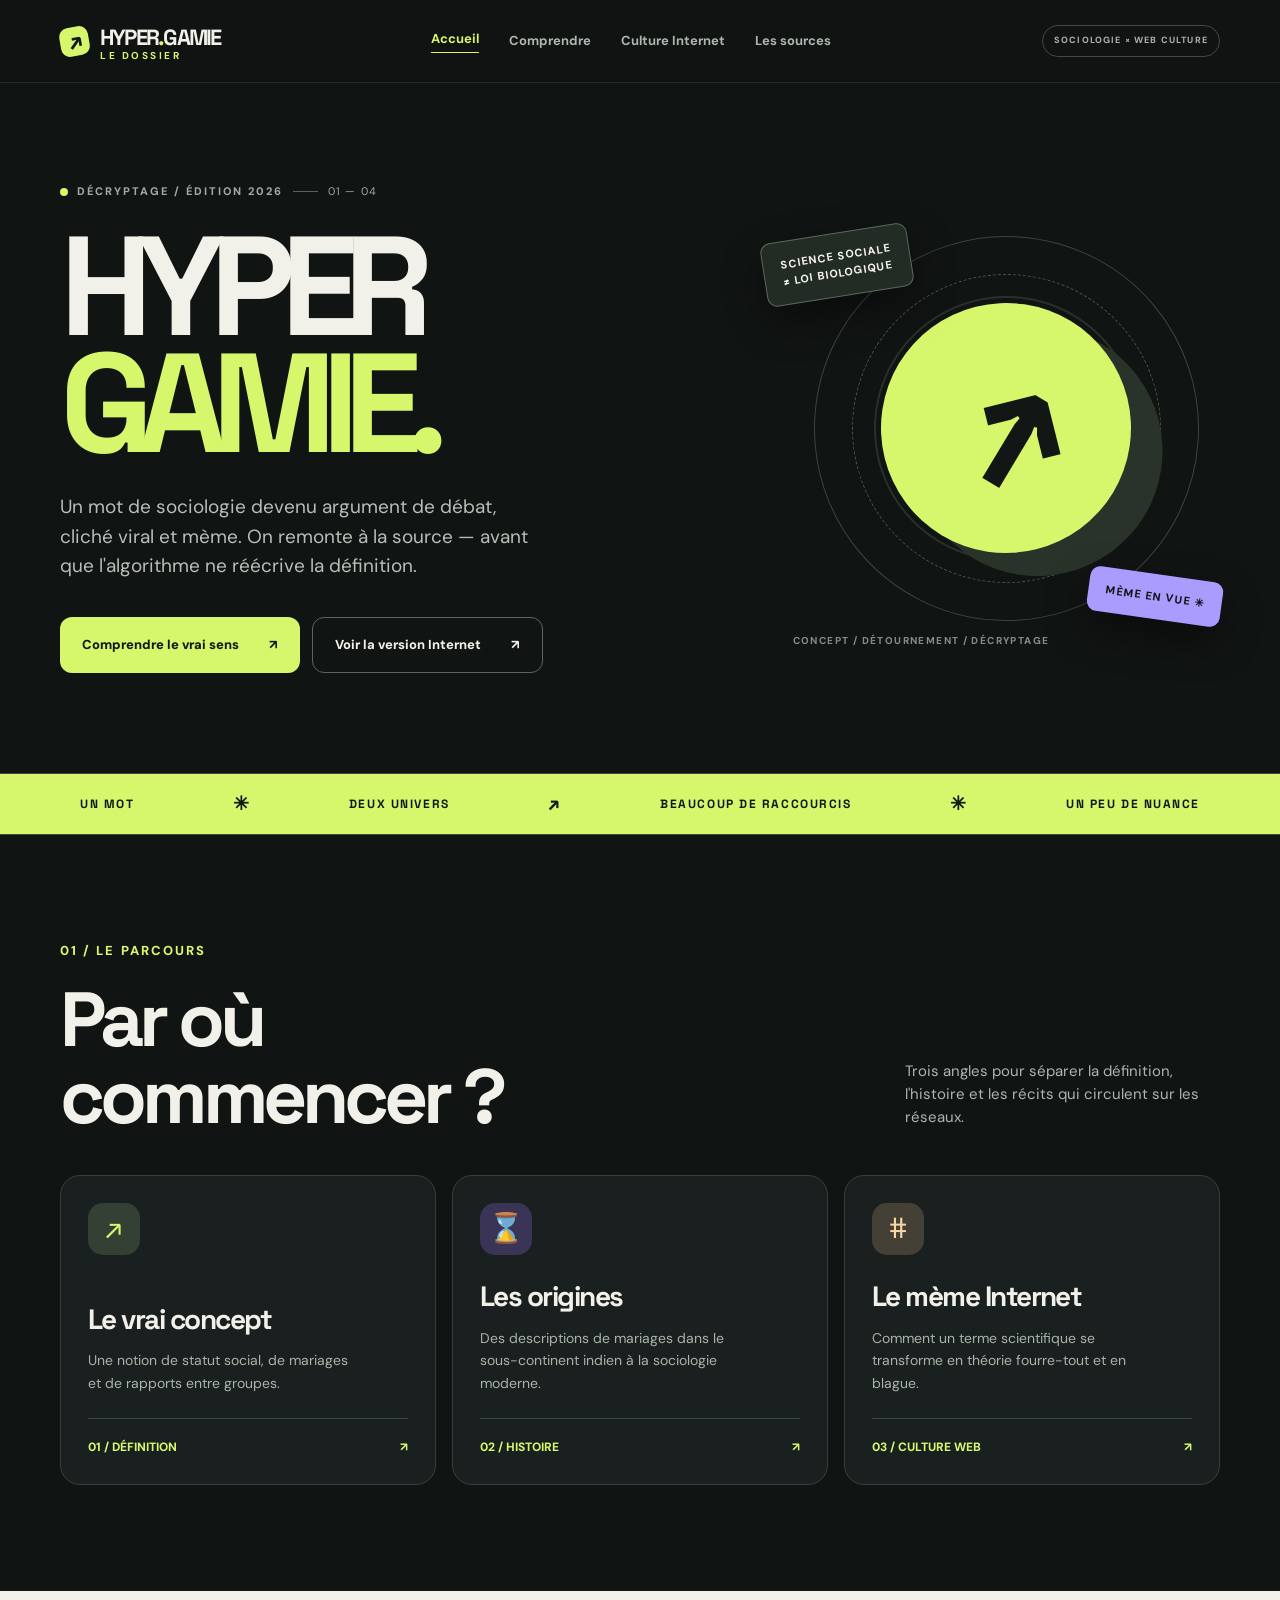
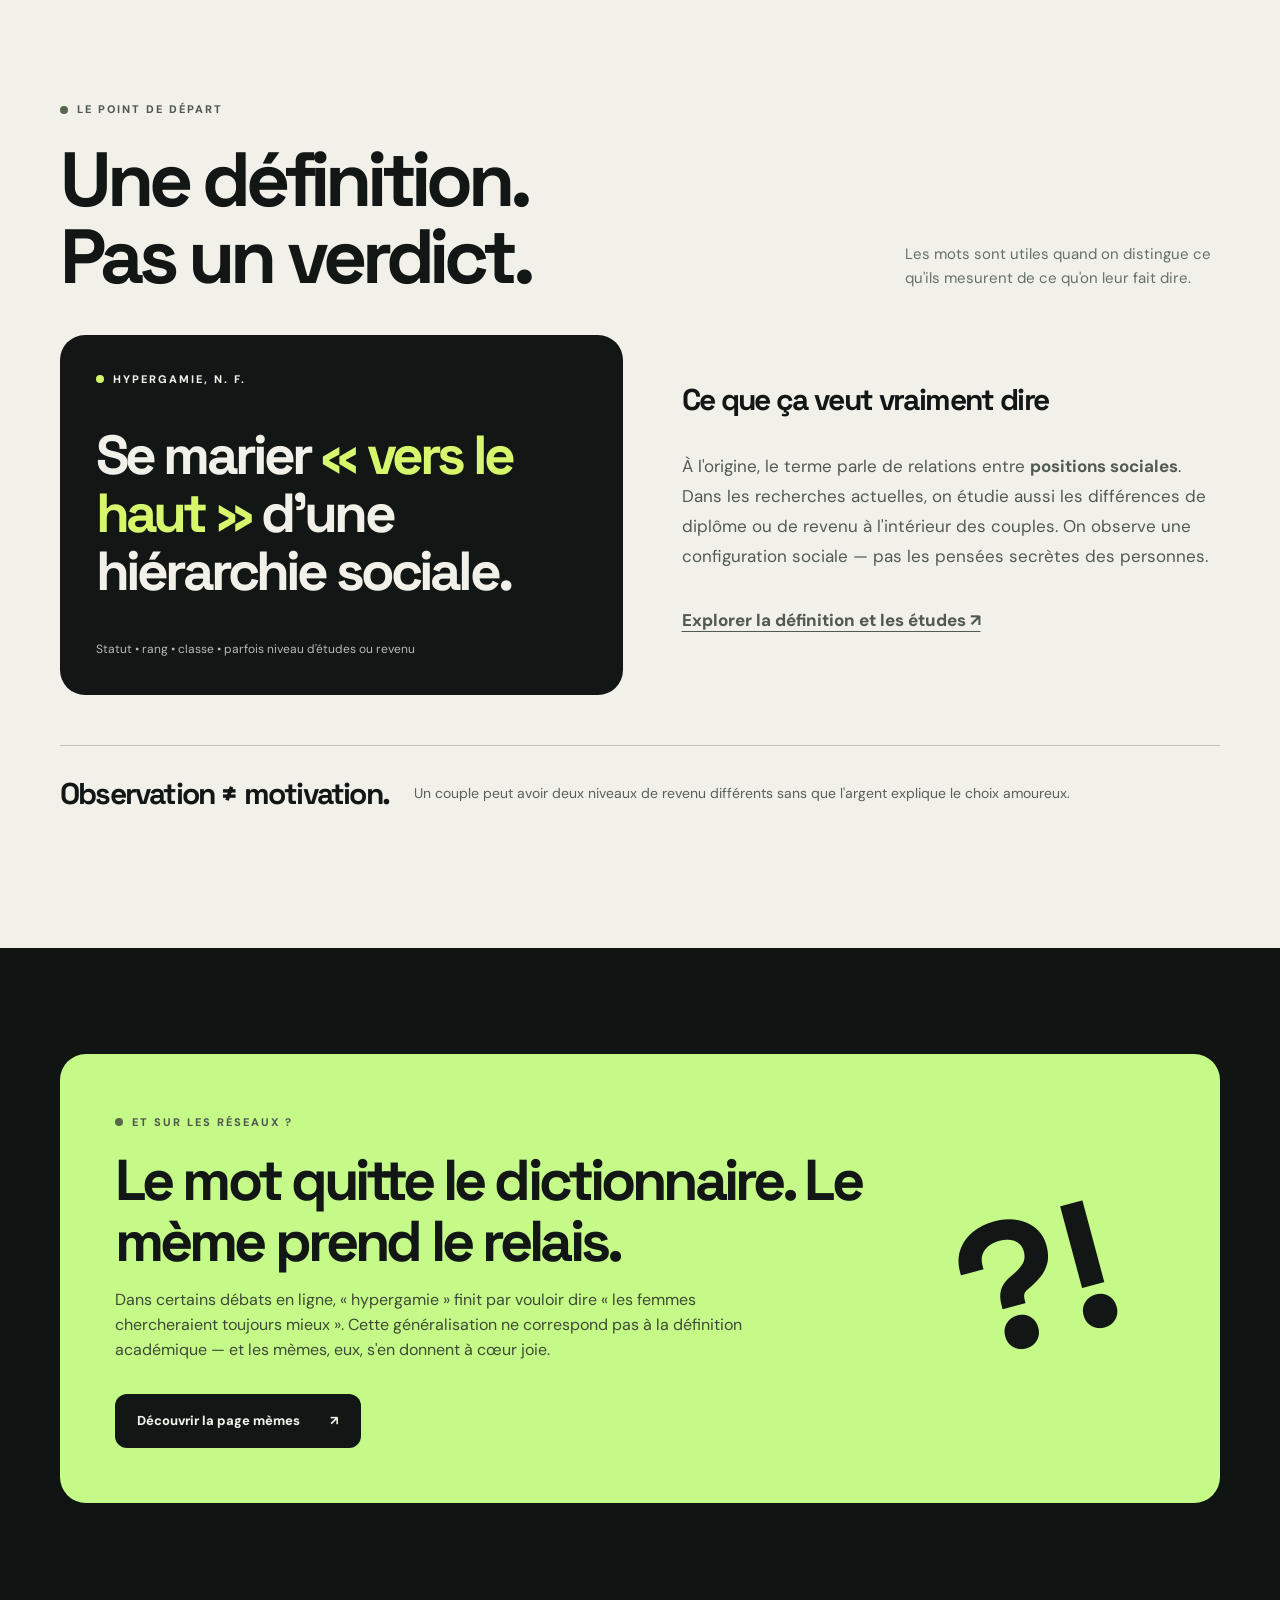
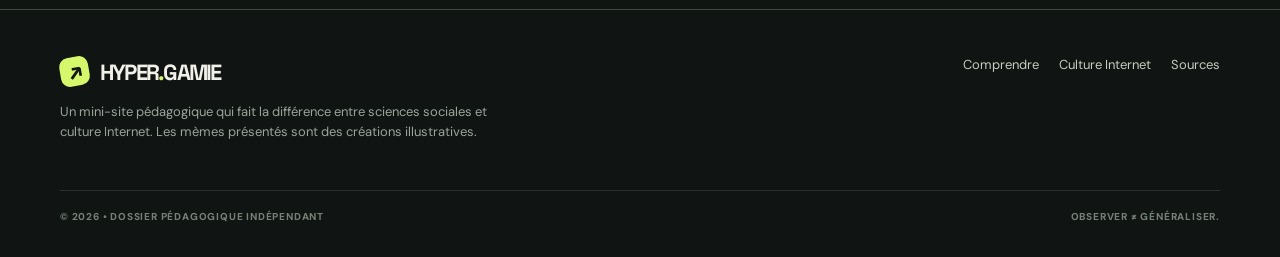
<file: index.html>
<!doctype html>
<html lang="fr"><head><meta charset="utf-8"><meta name="viewport" content="width=device-width,initial-scale=1"><meta name="theme-color" content="#101413"><meta name="description" content="Hypergamie : comprendre le concept sociologique, ses origines et son détournement en mème sur Internet."><title>Hypergamie — Du concept au mème</title><link rel="stylesheet" href="styles.css"><script src="script.js" defer></script></head>
<body><div class="progress" aria-hidden="true"></div><header class="site-header"><div class="container header-inner"><a class="brand" href="index.html" aria-label="Hypergamie, accueil"><span class="brand-icon">↗</span><span>HYPER<span style="color:var(--lime)">.</span>GAMIE<small>LE DOSSIER</small></span></a><nav class="nav" aria-label="Navigation principale"><a href="index.html" class="active" aria-current="page">Accueil</a><a href="comprendre.html">Comprendre</a><a href="culture-web.html">Culture Internet</a><a href="sources.html">Les sources</a></nav><span class="header-meta">SOCIOLOGIE × WEB CULTURE</span><button class="mobile-toggle" type="button" aria-expanded="false" aria-label="Ouvrir le menu">Menu ☰</button></div></header>
<main><section class="hero"><div class="container hero-grid"><div><div class="hero-kicker"><span class="tag">Décryptage / Édition 2026</span><span class="dot"></span><span style="font-size:11px;letter-spacing:.12em">01 — 04</span></div><h1>HYPER<br><span class="accent">GAMIE.</span></h1><p class="hero-summary">Un mot de sociologie devenu argument de débat, cliché viral et mème. On remonte à la source — avant que l'algorithme ne réécrive la définition.</p><div class="button-row"><a href="comprendre.html" class="btn btn-primary">Comprendre le vrai sens <span aria-hidden="true">↗</span></a><a href="culture-web.html" class="btn btn-outline">Voir la version Internet <span aria-hidden="true">↗</span></a></div></div><div class="hero-figure" aria-hidden="true"><div class="orbit"></div><div class="hero-center">↗</div><div class="mini-label one">SCIENCE SOCIALE<br>≠ LOI BIOLOGIQUE</div><div class="mini-label two">MÈME EN VUE ✳</div><span class="hero-index">CONCEPT / DÉTOURNEMENT / DÉCRYPTAGE</span></div></div></section>
<div class="strip"><div class="strip-inner"><span>UN MOT</span><b>✳</b><span>DEUX UNIVERS</span><b>↗</b><span>BEAUCOUP DE RACCOURCIS</span><b>✳</b><span>UN PEU DE NUANCE</span></div></div>
<section class="section" id="sommaire"><div class="container"><div class="section-head"><div><div class="chapter-number">01 / LE PARCOURS</div><h2>Par où<br>commencer ?</h2></div><p>Trois angles pour séparer la définition, l'histoire et les récits qui circulent sur les réseaux.</p></div><div class="intro-cards"><a class="intro-card" href="comprendre.html#definition"><div class="icon-bubble">↗</div><div><h3>Le vrai concept</h3><p>Une notion de statut social, de mariages et de rapports entre groupes.</p><div class="card-foot"><span>01 / DÉFINITION</span><span>↗</span></div></div></a><a class="intro-card" href="comprendre.html#origines"><div class="icon-bubble">⌛</div><div><h3>Les origines</h3><p>Des descriptions de mariages dans le sous-continent indien à la sociologie moderne.</p><div class="card-foot"><span>02 / HISTOIRE</span><span>↗</span></div></div></a><a class="intro-card" href="culture-web.html"><div class="icon-bubble">#</div><div><h3>Le mème Internet</h3><p>Comment un terme scientifique se transforme en théorie fourre-tout et en blague.</p><div class="card-foot"><span>03 / CULTURE WEB</span><span>↗</span></div></div></a></div></div></section>
<section class="section light-section"><div class="container"><div class="section-head"><div><div class="tag dark">Le point de départ</div><h2>Une définition.<br>Pas un verdict.</h2></div><p>Les mots sont utiles quand on distingue ce qu'ils mesurent de ce qu'on leur fait dire.</p></div><div class="explain-grid"><div class="definition-panel"><div class="tag">Hypergamie, n. f.</div><div class="oversize">Se marier <em>« vers le haut »</em> d'une hiérarchie sociale.</div><div class="micro">Statut • rang • classe • parfois niveau d'études ou revenu</div></div><div class="plain-panel"><h3>Ce que ça veut vraiment dire</h3><p>À l'origine, le terme parle de relations entre <strong>positions sociales</strong>. Dans les recherches actuelles, on étudie aussi les différences de diplôme ou de revenu à l'intérieur des couples. On observe une configuration sociale — pas les pensées secrètes des personnes.</p><p><a class="link-text" href="comprendre.html">Explorer la définition et les études ↗</a></p></div></div><div class="quote-band"><strong>Observation ≠ motivation.</strong><span>Un couple peut avoir deux niveaux de revenu différents sans que l'argent explique le choix amoureux.</span></div></div></section>
<section class="section"><div class="container"><div class="signal"><div><div class="tag dark">Et sur les réseaux ?</div><h2>Le mot quitte le dictionnaire. Le mème prend le relais.</h2><p>Dans certains débats en ligne, « hypergamie » finit par vouloir dire « les femmes chercheraient toujours mieux ». Cette généralisation ne correspond pas à la définition académique — et les mèmes, eux, s'en donnent à cœur joie.</p><a href="culture-web.html" class="btn btn-ink" style="margin-top:15px">Découvrir la page mèmes <span aria-hidden="true">↗</span></a></div><div class="gigantic" aria-hidden="true">?!</div></div></div></section></main>
<footer class="footer"><div class="container"><div class="footer-top"><div><a class="brand" href="index.html"><span class="brand-icon">↗</span><span>HYPER<span style="color:var(--lime)">.</span>GAMIE</span></a><p>Un mini-site pédagogique qui fait la différence entre sciences sociales et culture Internet. Les mèmes présentés sont des créations illustratives.</p></div><div class="footer-links"><a href="comprendre.html">Comprendre</a><a href="culture-web.html">Culture Internet</a><a href="sources.html">Sources</a></div></div><div class="footer-bottom"><span>© 2026 • Dossier pédagogique indépendant</span><span>Observer ≠ généraliser.</span></div></div></footer>
</body></html>
</file>
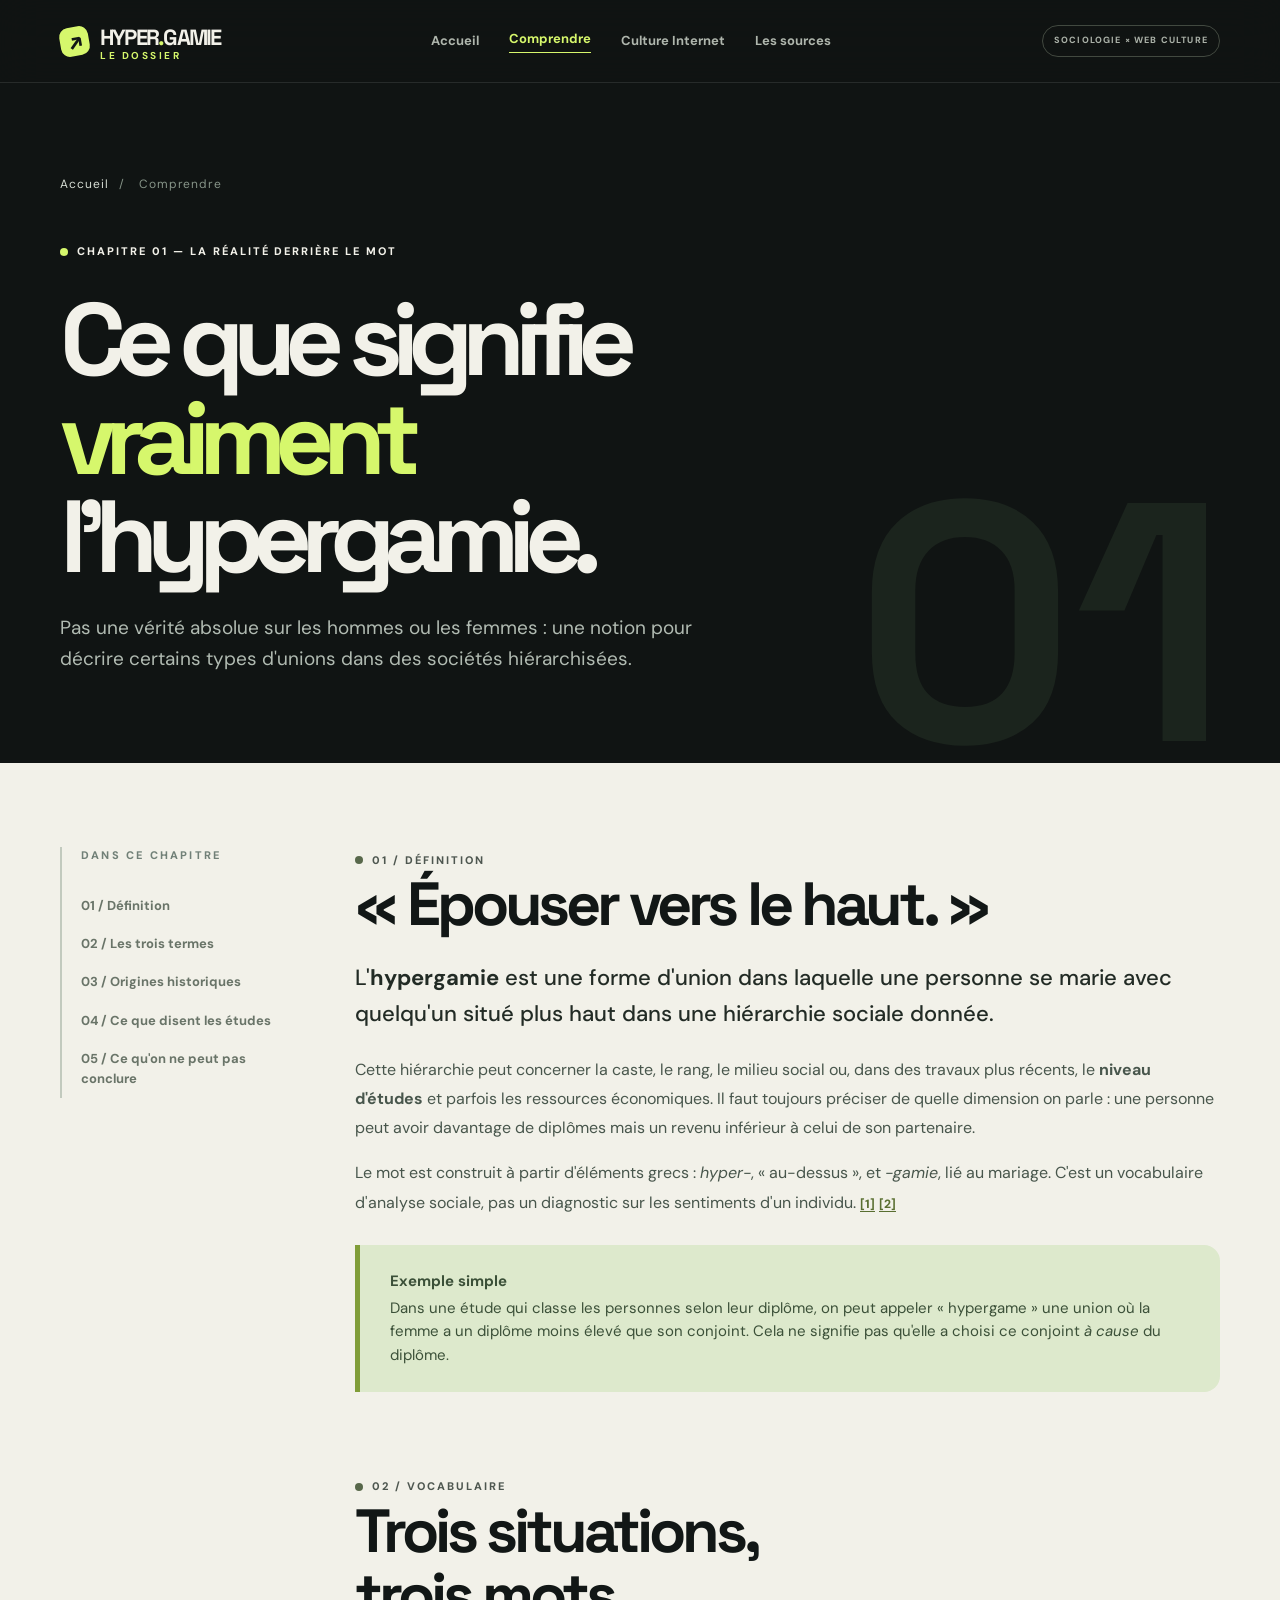
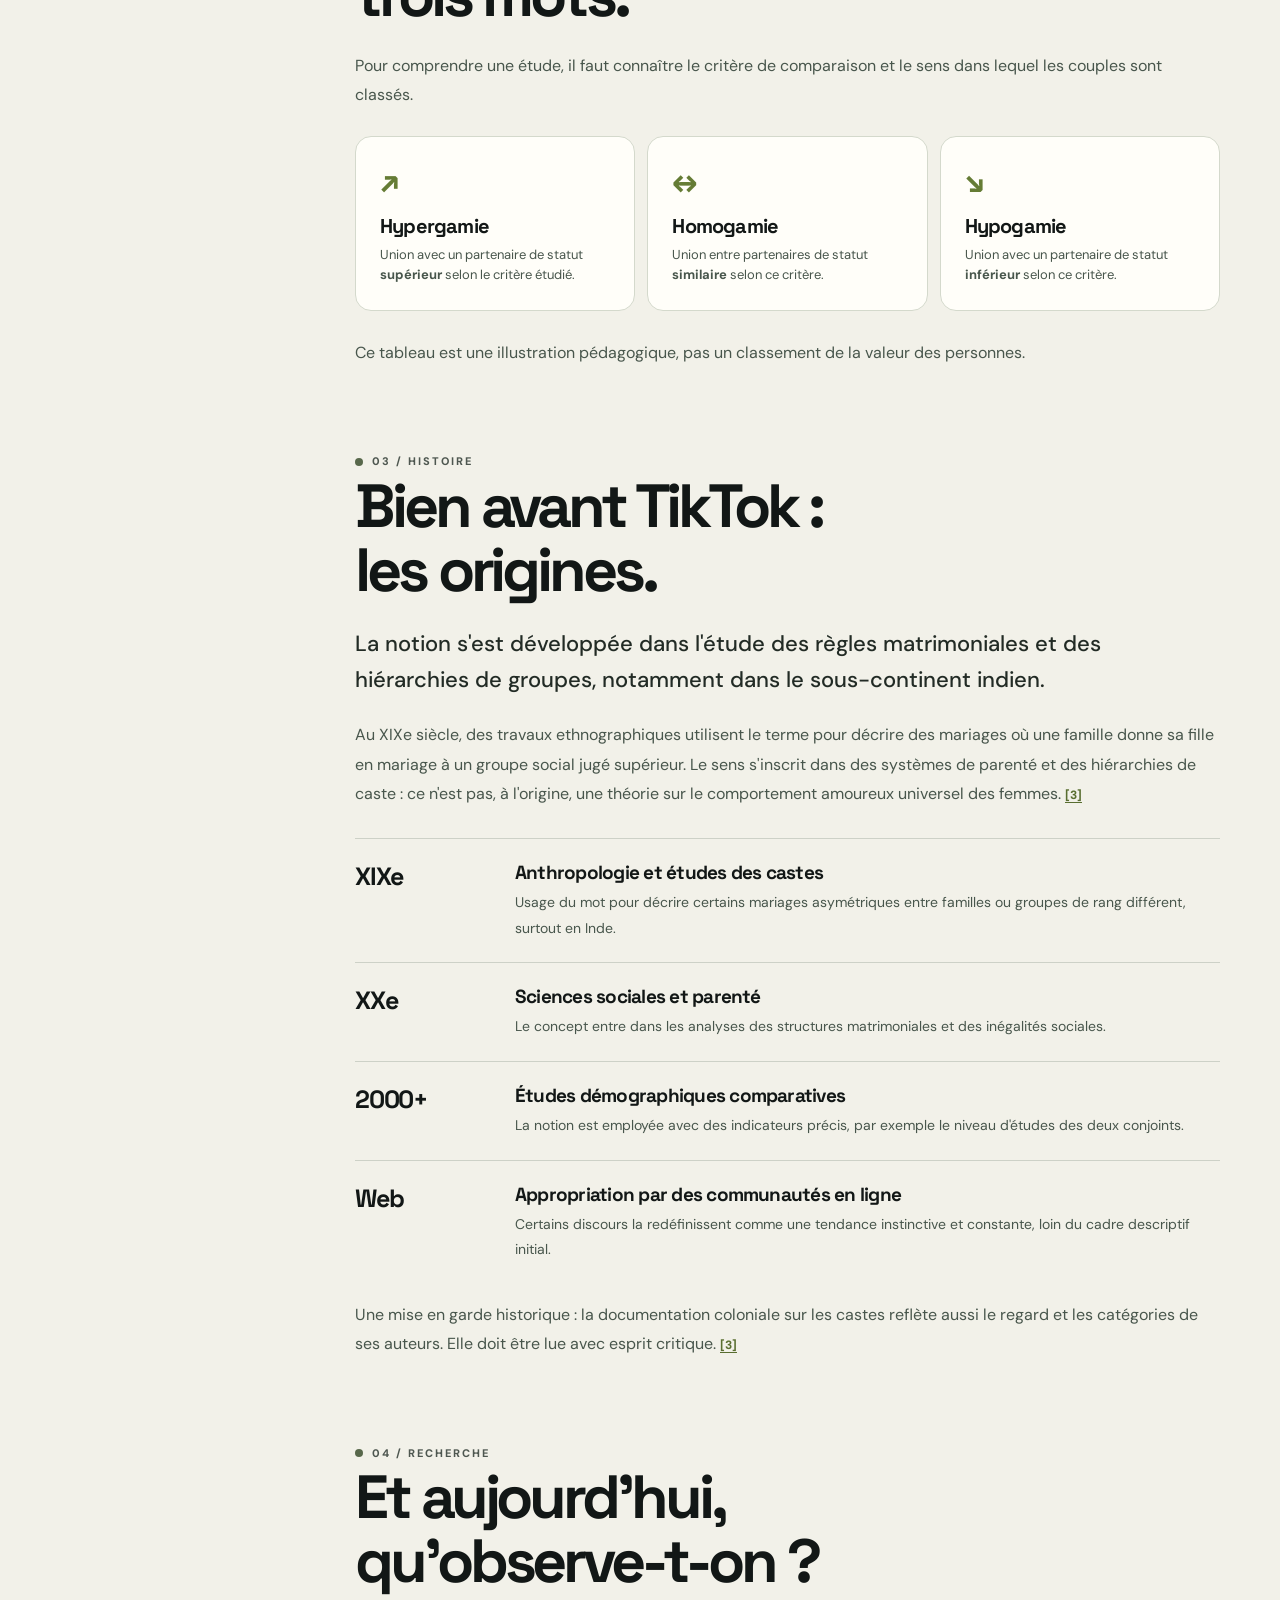
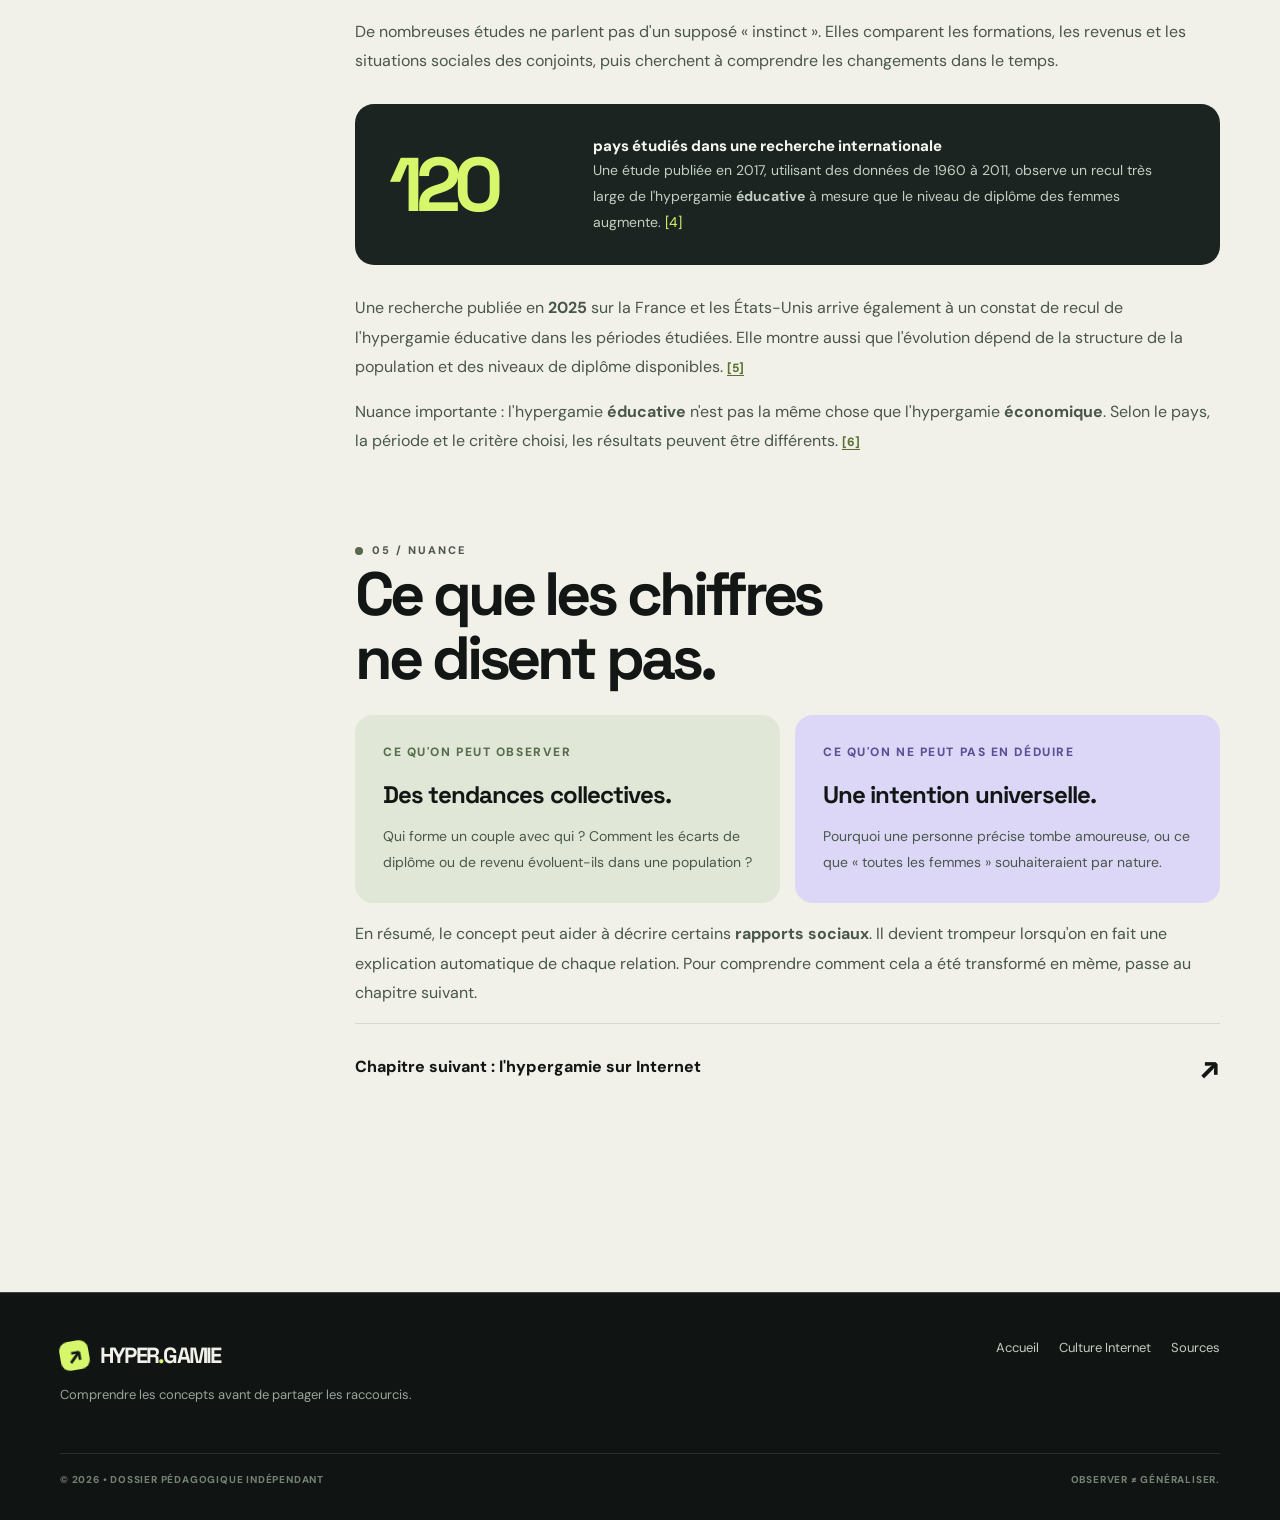
<file: comprendre.html>
<!doctype html><html lang="fr"><head><meta charset="utf-8"><meta name="viewport" content="width=device-width,initial-scale=1"><meta name="theme-color" content="#101413"><meta name="description" content="La vraie définition de l'hypergamie, son histoire, ses origines en anthropologie et ce que montrent les études."><title>Comprendre l'hypergamie — Définition & origines</title><link rel="stylesheet" href="styles.css"><script defer src="script.js"></script></head><body><div class="progress" aria-hidden="true"></div><header class="site-header"><div class="container header-inner"><a class="brand" href="index.html" aria-label="Hypergamie, accueil"><span class="brand-icon">↗</span><span>HYPER<span style="color:var(--lime)">.</span>GAMIE<small>LE DOSSIER</small></span></a><nav class="nav" aria-label="Navigation principale"><a href="index.html">Accueil</a><a class="active" aria-current="page" href="comprendre.html">Comprendre</a><a href="culture-web.html">Culture Internet</a><a href="sources.html">Les sources</a></nav><span class="header-meta">SOCIOLOGIE × WEB CULTURE</span><button class="mobile-toggle" type="button" aria-expanded="false" aria-label="Ouvrir le menu">Menu ☰</button></div></header>
<main><div class="page-hero"><div class="container"><div class="breadcrumb"><a href="index.html">Accueil</a><span>/</span> Comprendre</div><div class="tag">Chapitre 01 — La réalité derrière le mot</div><h1>Ce que signifie<br><em>vraiment</em><br>l'hypergamie.</h1><p>Pas une vérité absolue sur les hommes ou les femmes : une notion pour décrire certains types d'unions dans des sociétés hiérarchisées.</p></div><div class="ghost-number" aria-hidden="true">01</div></div>
<div class="paper-body"><div class="container reading-layout"><aside class="sidebar" aria-label="Sommaire de la page"><div class="sidebar-inner"><div class="sidebar-title">DANS CE CHAPITRE</div><a href="#definition">01 / Définition</a><a href="#vocabulaire">02 / Les trois termes</a><a href="#origines">03 / Origines historiques</a><a href="#etudes">04 / Ce que disent les études</a><a href="#limites">05 / Ce qu'on ne peut pas conclure</a></div></aside><div class="article">
<section id="definition"><div class="tag dark">01 / Définition</div><h2>« Épouser vers le haut. »</h2><p class="lede">L'<strong>hypergamie</strong> est une forme d'union dans laquelle une personne se marie avec quelqu'un situé plus haut dans une hiérarchie sociale donnée.</p><p>Cette hiérarchie peut concerner la caste, le rang, le milieu social ou, dans des travaux plus récents, le <strong>niveau d'études</strong> et parfois les ressources économiques. Il faut toujours préciser de quelle dimension on parle : une personne peut avoir davantage de diplômes mais un revenu inférieur à celui de son partenaire.</p><p>Le mot est construit à partir d'éléments grecs : <em>hyper-</em>, « au-dessus », et <em>-gamie</em>, lié au mariage. C'est un vocabulaire d'analyse sociale, pas un diagnostic sur les sentiments d'un individu. <a class="reference" href="sources.html#s1">[1]</a> <a class="reference" href="sources.html#s2">[2]</a></p><div class="aside-note"><strong>Exemple simple</strong>Dans une étude qui classe les personnes selon leur diplôme, on peut appeler « hypergame » une union où la femme a un diplôme moins élevé que son conjoint. Cela ne signifie pas qu'elle a choisi ce conjoint <em>à cause</em> du diplôme.</div></section>
<section id="vocabulaire"><div class="tag dark">02 / Vocabulaire</div><h2>Trois situations,<br>trois mots.</h2><p>Pour comprendre une étude, il faut connaître le critère de comparaison et le sens dans lequel les couples sont classés.</p><div class="terminology"><div class="term"><div class="arrow">↗</div><h3>Hypergamie</h3><p>Union avec un partenaire de statut <strong>supérieur</strong> selon le critère étudié.</p></div><div class="term"><div class="arrow">↔</div><h3>Homogamie</h3><p>Union entre partenaires de statut <strong>similaire</strong> selon ce critère.</p></div><div class="term"><div class="arrow">↘</div><h3>Hypogamie</h3><p>Union avec un partenaire de statut <strong>inférieur</strong> selon ce critère.</p></div></div><p class="screen-note">Ce tableau est une illustration pédagogique, pas un classement de la valeur des personnes.</p></section>
<section id="origines"><div class="tag dark">03 / Histoire</div><h2>Bien avant TikTok :<br>les origines.</h2><p class="lede">La notion s'est développée dans l'étude des règles matrimoniales et des hiérarchies de groupes, notamment dans le sous-continent indien.</p><p>Au XIXe siècle, des travaux ethnographiques utilisent le terme pour décrire des mariages où une famille donne sa fille en mariage à un groupe social jugé supérieur. Le sens s'inscrit dans des systèmes de parenté et des hiérarchies de caste : ce n'est pas, à l'origine, une théorie sur le comportement amoureux universel des femmes. <a class="reference" href="sources.html#s3">[3]</a></p><div class="timeline"><div class="time-row"><div class="time">XIXe</div><div><h3>Anthropologie et études des castes</h3><p>Usage du mot pour décrire certains mariages asymétriques entre familles ou groupes de rang différent, surtout en Inde.</p></div></div><div class="time-row"><div class="time">XXe</div><div><h3>Sciences sociales et parenté</h3><p>Le concept entre dans les analyses des structures matrimoniales et des inégalités sociales.</p></div></div><div class="time-row"><div class="time">2000+</div><div><h3>Études démographiques comparatives</h3><p>La notion est employée avec des indicateurs précis, par exemple le niveau d'études des deux conjoints.</p></div></div><div class="time-row"><div class="time">Web</div><div><h3>Appropriation par des communautés en ligne</h3><p>Certains discours la redéfinissent comme une tendance instinctive et constante, loin du cadre descriptif initial.</p></div></div></div><p>Une mise en garde historique : la documentation coloniale sur les castes reflète aussi le regard et les catégories de ses auteurs. Elle doit être lue avec esprit critique. <a class="reference" href="sources.html#s3">[3]</a></p></section>
<section id="etudes"><div class="tag dark">04 / Recherche</div><h2>Et aujourd'hui,<br>qu'observe-t-on ?</h2><p>De nombreuses études ne parlent pas d'un supposé « instinct ». Elles comparent les formations, les revenus et les situations sociales des conjoints, puis cherchent à comprendre les changements dans le temps.</p><div class="statblock"><div class="number">120</div><div><span>pays étudiés dans une recherche internationale</span><p>Une étude publiée en 2017, utilisant des données de 1960 à 2011, observe un recul très large de l'hypergamie <strong>éducative</strong> à mesure que le niveau de diplôme des femmes augmente. <a style="color:var(--lime)" href="sources.html#s4">[4]</a></p></div></div><p>Une recherche publiée en <strong>2025</strong> sur la France et les États-Unis arrive également à un constat de recul de l'hypergamie éducative dans les périodes étudiées. Elle montre aussi que l'évolution dépend de la structure de la population et des niveaux de diplôme disponibles. <a class="reference" href="sources.html#s5">[5]</a></p><p>Nuance importante : l'hypergamie <strong>éducative</strong> n'est pas la même chose que l'hypergamie <strong>économique</strong>. Selon le pays, la période et le critère choisi, les résultats peuvent être différents. <a class="reference" href="sources.html#s6">[6]</a></p></section>
<section id="limites"><div class="tag dark">05 / Nuance</div><h2>Ce que les chiffres<br>ne disent pas.</h2><div class="compare"><div><div class="small-heading">Ce qu'on peut observer</div><h3>Des tendances collectives.</h3><p>Qui forme un couple avec qui ? Comment les écarts de diplôme ou de revenu évoluent-ils dans une population ?</p></div><div><div class="small-heading">Ce qu'on ne peut pas en déduire</div><h3>Une intention universelle.</h3><p>Pourquoi une personne précise tombe amoureuse, ou ce que « toutes les femmes » souhaiteraient par nature.</p></div></div><p>En résumé, le concept peut aider à décrire certains <strong>rapports sociaux</strong>. Il devient trompeur lorsqu'on en fait une explication automatique de chaque relation. Pour comprendre comment cela a été transformé en mème, passe au chapitre suivant.</p><a class="next-link" href="culture-web.html"><span>Chapitre suivant : l'hypergamie sur Internet</span><span>↗</span></a></section>
</div></div></div></main><footer class="footer"><div class="container"><div class="footer-top"><div><a class="brand" href="index.html"><span class="brand-icon">↗</span><span>HYPER<span style="color:var(--lime)">.</span>GAMIE</span></a><p>Comprendre les concepts avant de partager les raccourcis.</p></div><div class="footer-links"><a href="index.html">Accueil</a><a href="culture-web.html">Culture Internet</a><a href="sources.html">Sources</a></div></div><div class="footer-bottom"><span>© 2026 • Dossier pédagogique indépendant</span><span>Observer ≠ généraliser.</span></div></div></footer></body></html>
</file>
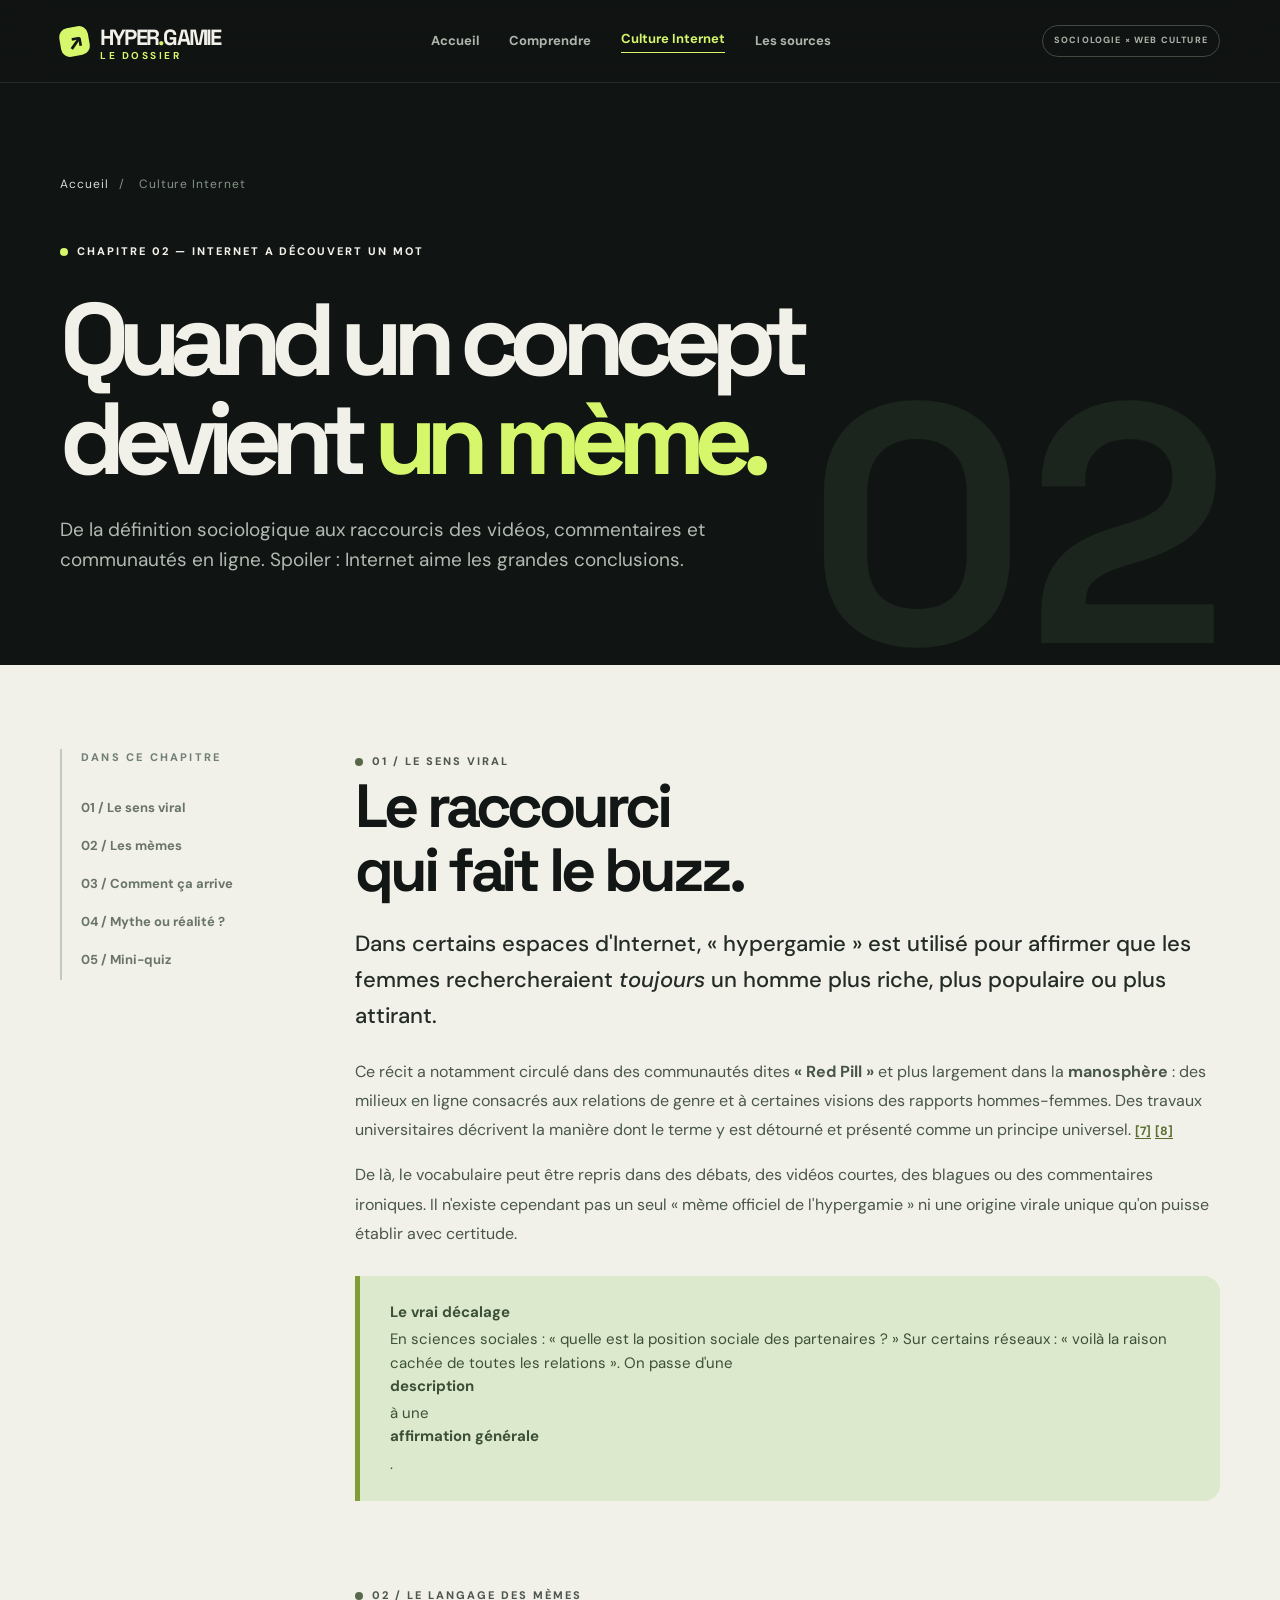
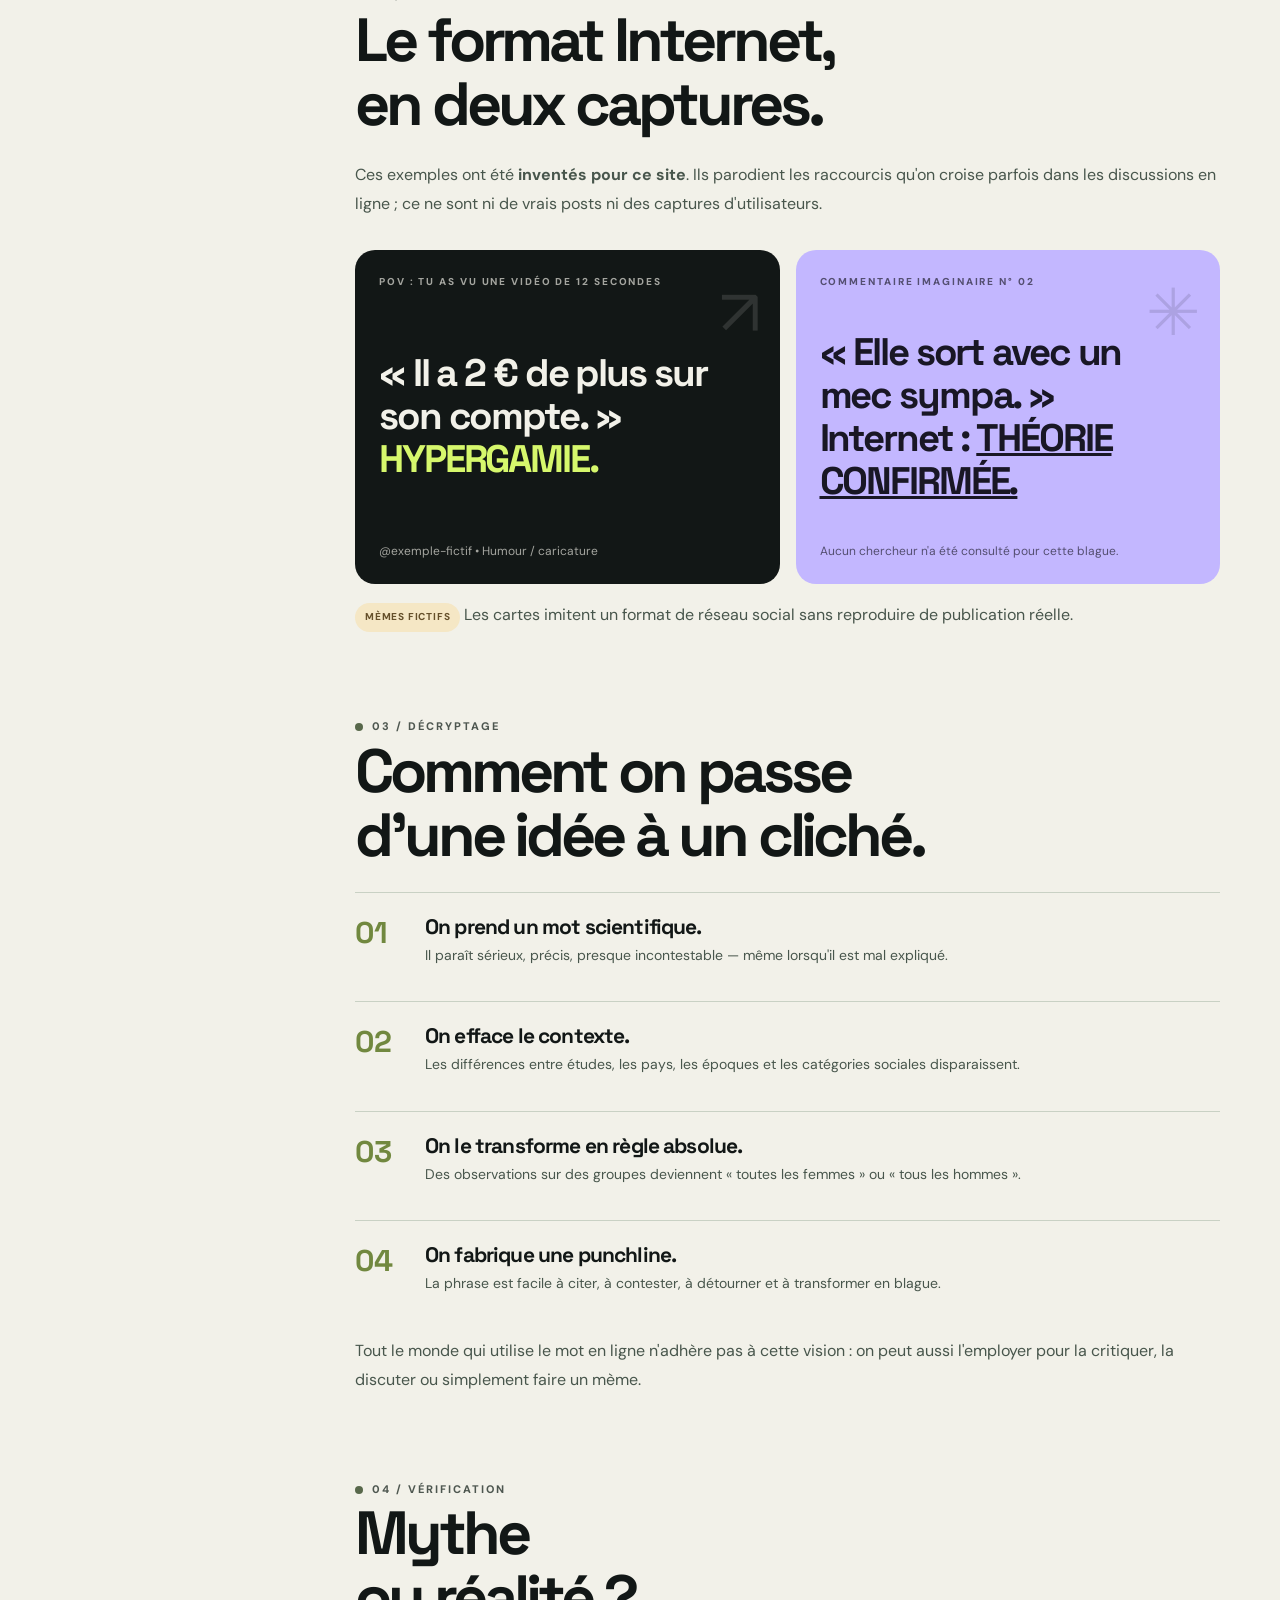
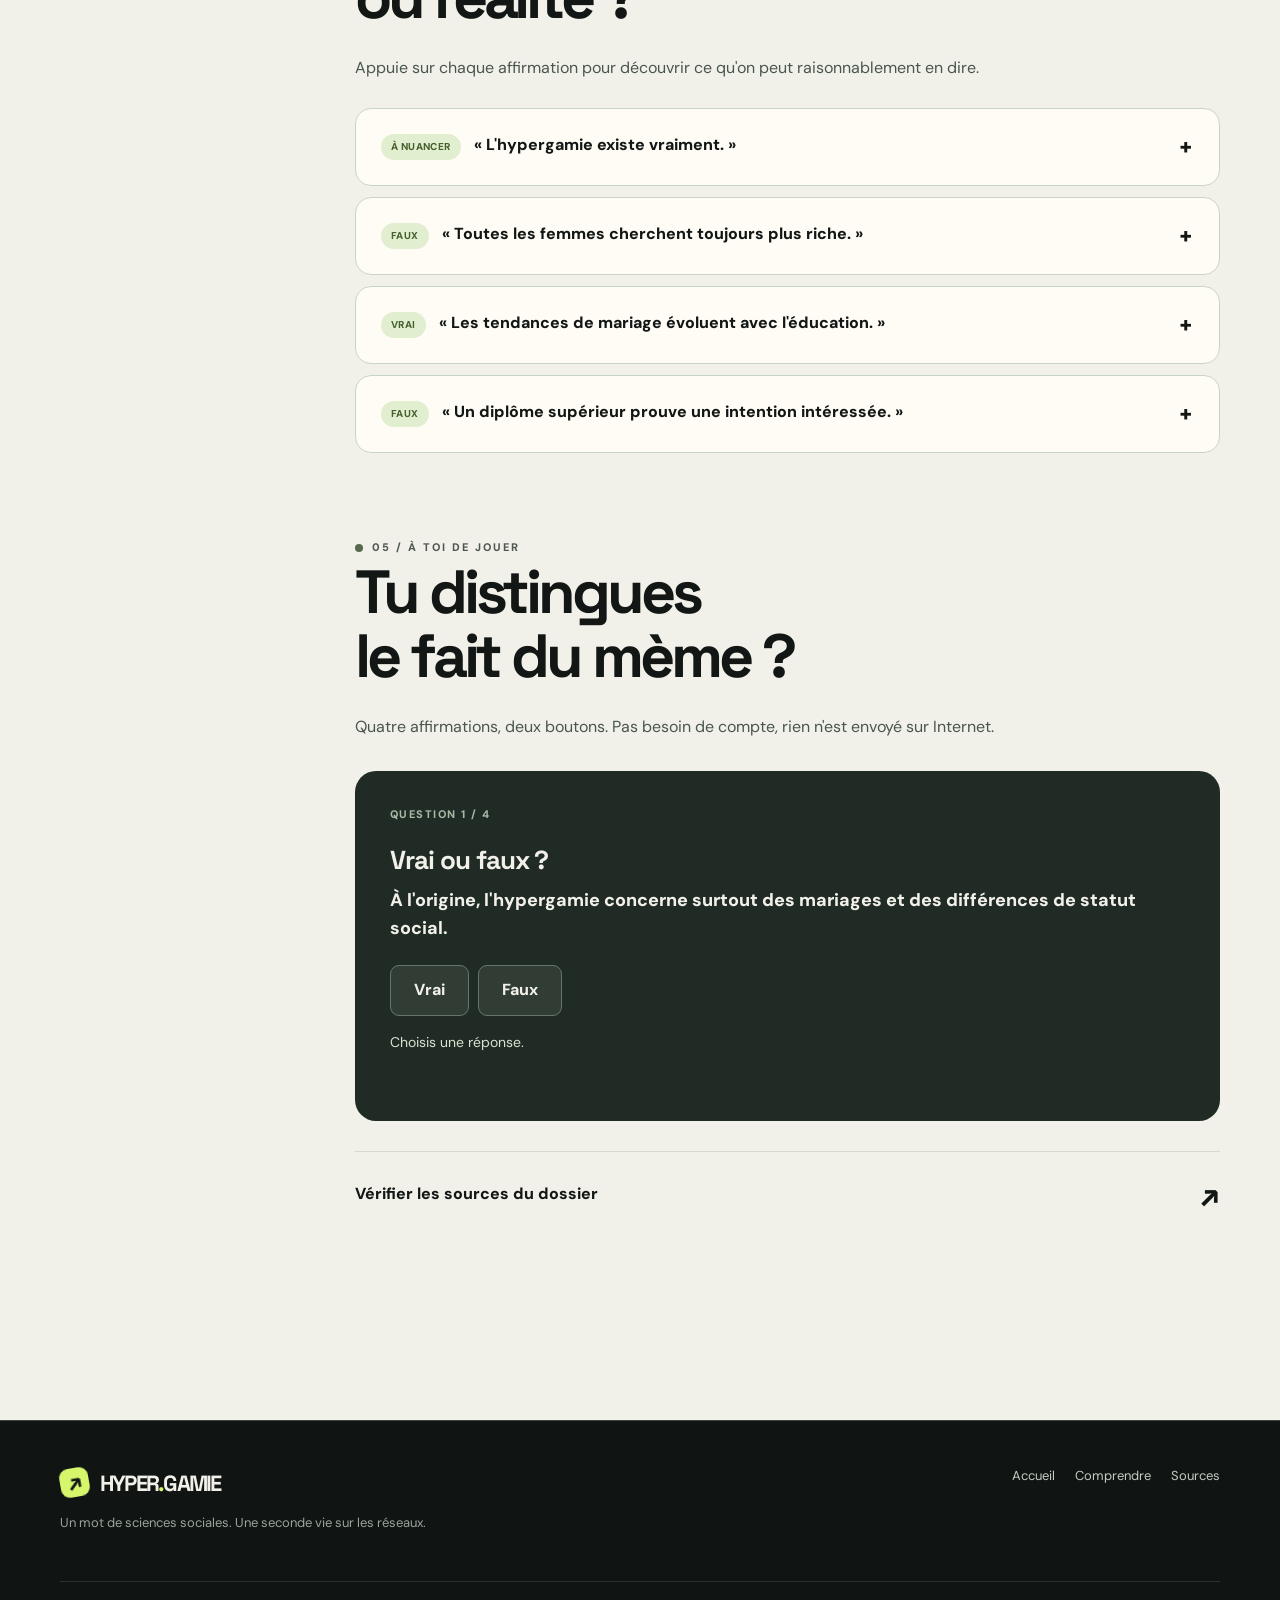
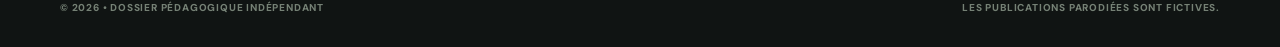
<file: culture-web.html>
<!doctype html><html lang="fr"><head><meta charset="utf-8"><meta name="viewport" content="width=device-width,initial-scale=1"><meta name="theme-color" content="#101413"><meta name="description" content="L'hypergamie sur Internet : red pill, réseaux sociaux, mèmes et idées reçues, expliqués avec humour et nuance."><title>Hypergamie sur Internet — Le mème et les clichés</title><link rel="stylesheet" href="styles.css"><script defer src="script.js"></script></head><body><div class="progress" aria-hidden="true"></div><header class="site-header"><div class="container header-inner"><a class="brand" href="index.html" aria-label="Hypergamie, accueil"><span class="brand-icon">↗</span><span>HYPER<span style="color:var(--lime)">.</span>GAMIE<small>LE DOSSIER</small></span></a><nav class="nav" aria-label="Navigation principale"><a href="index.html">Accueil</a><a href="comprendre.html">Comprendre</a><a href="culture-web.html" class="active" aria-current="page">Culture Internet</a><a href="sources.html">Les sources</a></nav><span class="header-meta">SOCIOLOGIE × WEB CULTURE</span><button class="mobile-toggle" type="button" aria-expanded="false" aria-label="Ouvrir le menu">Menu ☰</button></div></header>
<main><div class="page-hero"><div class="container"><div class="breadcrumb"><a href="index.html">Accueil</a><span>/</span> Culture Internet</div><div class="tag">Chapitre 02 — Internet a découvert un mot</div><h1>Quand un concept<br>devient <em>un mème.</em></h1><p>De la définition sociologique aux raccourcis des vidéos, commentaires et communautés en ligne. Spoiler : Internet aime les grandes conclusions.</p></div><div class="ghost-number" aria-hidden="true">02</div></div>
<div class="paper-body"><div class="container reading-layout"><aside class="sidebar" aria-label="Sommaire de la page"><div class="sidebar-inner"><div class="sidebar-title">DANS CE CHAPITRE</div><a href="#version-virale">01 / Le sens viral</a><a href="#memes">02 / Les mèmes</a><a href="#comment">03 / Comment ça arrive</a><a href="#mythes">04 / Mythe ou réalité ?</a><a href="#quiz">05 / Mini-quiz</a></div></aside><div class="article">
<section id="version-virale"><div class="tag dark">01 / Le sens viral</div><h2>Le raccourci<br>qui fait le buzz.</h2><p class="lede">Dans certains espaces d'Internet, « hypergamie » est utilisé pour affirmer que les femmes rechercheraient <em>toujours</em> un homme plus riche, plus populaire ou plus attirant.</p><p>Ce récit a notamment circulé dans des communautés dites <strong>« Red Pill »</strong> et plus largement dans la <strong>manosphère</strong> : des milieux en ligne consacrés aux relations de genre et à certaines visions des rapports hommes-femmes. Des travaux universitaires décrivent la manière dont le terme y est détourné et présenté comme un principe universel. <a class="reference" href="sources.html#s7">[7]</a> <a class="reference" href="sources.html#s8">[8]</a></p><p>De là, le vocabulaire peut être repris dans des débats, des vidéos courtes, des blagues ou des commentaires ironiques. Il n'existe cependant pas un seul « mème officiel de l'hypergamie » ni une origine virale unique qu'on puisse établir avec certitude.</p><div class="aside-note"><strong>Le vrai décalage</strong>En sciences sociales : « quelle est la position sociale des partenaires ? » Sur certains réseaux : « voilà la raison cachée de toutes les relations ». On passe d'une <strong>description</strong> à une <strong>affirmation générale</strong>.</div></section>
<section id="memes"><div class="tag dark">02 / Le langage des mèmes</div><h2>Le format Internet,<br>en deux captures.</h2><p>Ces exemples ont été <strong>inventés pour ce site</strong>. Ils parodient les raccourcis qu'on croise parfois dans les discussions en ligne ; ce ne sont ni de vrais posts ni des captures d'utilisateurs.</p><div class="feed-grid"><div class="meme-card"><div class="overline">POV : tu as vu une vidéo de 12 secondes</div><span class="meme-arrow" aria-hidden="true">↗</span><blockquote>« Il a 2 € de plus sur son compte. »<br><span style="color:var(--lime)">HYPERGAMIE.</span></blockquote><div class="meme-footer">@exemple-fictif • Humour / caricature</div></div><div class="meme-card"><div class="overline">Commentaire imaginaire n° 02</div><span class="meme-arrow" aria-hidden="true">✳</span><blockquote>« Elle sort avec un mec sympa. »<br>Internet : <span style="text-decoration:underline;text-decoration-thickness:3px">THÉORIE CONFIRMÉE.</span></blockquote><div class="meme-footer">Aucun chercheur n'a été consulté pour cette blague.</div></div></div><p class="microcaps"><span class="badge-not-real">MÈMES FICTIFS</span> Les cartes imitent un format de réseau social sans reproduire de publication réelle.</p></section>
<section id="comment"><div class="tag dark">03 / Décryptage</div><h2>Comment on passe<br>d'une idée à un cliché.</h2><div class="steps"><div class="step"><span class="step-n">01</span><div><h3>On prend un mot scientifique.</h3><p>Il paraît sérieux, précis, presque incontestable — même lorsqu'il est mal expliqué.</p></div></div><div class="step"><span class="step-n">02</span><div><h3>On efface le contexte.</h3><p>Les différences entre études, les pays, les époques et les catégories sociales disparaissent.</p></div></div><div class="step"><span class="step-n">03</span><div><h3>On le transforme en règle absolue.</h3><p>Des observations sur des groupes deviennent « toutes les femmes » ou « tous les hommes ».</p></div></div><div class="step"><span class="step-n">04</span><div><h3>On fabrique une punchline.</h3><p>La phrase est facile à citer, à contester, à détourner et à transformer en blague.</p></div></div></div><p>Tout le monde qui utilise le mot en ligne n'adhère pas à cette vision : on peut aussi l'employer pour la critiquer, la discuter ou simplement faire un mème.</p></section>
<section id="mythes"><div class="tag dark">04 / Vérification</div><h2>Mythe<br>ou réalité ?</h2><p>Appuie sur chaque affirmation pour découvrir ce qu'on peut raisonnablement en dire.</p><div class="myth-list"><details><summary><span><span class="status">À NUANCER</span> « L'hypergamie existe vraiment. »</span></summary><p>Oui, le concept existe et décrit certaines configurations d'union. Mais son existence ne suffit pas à démontrer une loi biologique sur tous les individus. <a class="reference" href="sources.html#s1">[1]</a></p></details><details><summary><span><span class="status">FAUX</span> « Toutes les femmes cherchent toujours plus riche. »</span></summary><p>C'est une généralisation abusive. Les comportements varient et la recherche ne prouve pas cette règle universelle. Les résultats changent aussi selon qu'on étudie le revenu, le diplôme ou d'autres dimensions sociales. <a class="reference" href="sources.html#s6">[6]</a> <a class="reference" href="sources.html#s8">[8]</a></p></details><details><summary><span><span class="status">VRAI</span> « Les tendances de mariage évoluent avec l'éducation. »</span></summary><p>Oui. Des études montrent que l'hypergamie éducative a diminué dans de nombreux pays en parallèle de la hausse du niveau de formation des femmes. <a class="reference" href="sources.html#s4">[4]</a> <a class="reference" href="sources.html#s5">[5]</a></p></details><details><summary><span><span class="status">FAUX</span> « Un diplôme supérieur prouve une intention intéressée. »</span></summary><p>Non. C'est une erreur de raisonnement : la composition d'un couple n'indique pas automatiquement les motivations de ses membres. Un constat statistique ne permet pas de lire dans les pensées.</p></details></div></section>
<section id="quiz"><div class="tag dark">05 / À toi de jouer</div><h2>Tu distingues<br>le fait du mème ?</h2><p>Quatre affirmations, deux boutons. Pas besoin de compte, rien n'est envoyé sur Internet.</p><div class="quiz" data-quiz><div class="score">QUESTION 1 / 4</div><h3 style="margin-top:20px">Vrai ou faux ?</h3><div class="q" aria-live="polite"></div><div class="options"><button type="button" data-answer="true">Vrai</button><button type="button" data-answer="false">Faux</button></div><div class="feedback" aria-live="polite">Choisis une réponse.</div><button type="button" class="quiz-next">Question suivante →</button></div><a class="next-link" href="sources.html"><span>Vérifier les sources du dossier</span><span>↗</span></a></section>
</div></div></div></main><footer class="footer"><div class="container"><div class="footer-top"><div><a class="brand" href="index.html"><span class="brand-icon">↗</span><span>HYPER<span style="color:var(--lime)">.</span>GAMIE</span></a><p>Un mot de sciences sociales. Une seconde vie sur les réseaux.</p></div><div class="footer-links"><a href="index.html">Accueil</a><a href="comprendre.html">Comprendre</a><a href="sources.html">Sources</a></div></div><div class="footer-bottom"><span>© 2026 • Dossier pédagogique indépendant</span><span>Les publications parodiées sont fictives.</span></div></div></footer></body></html>
</file>
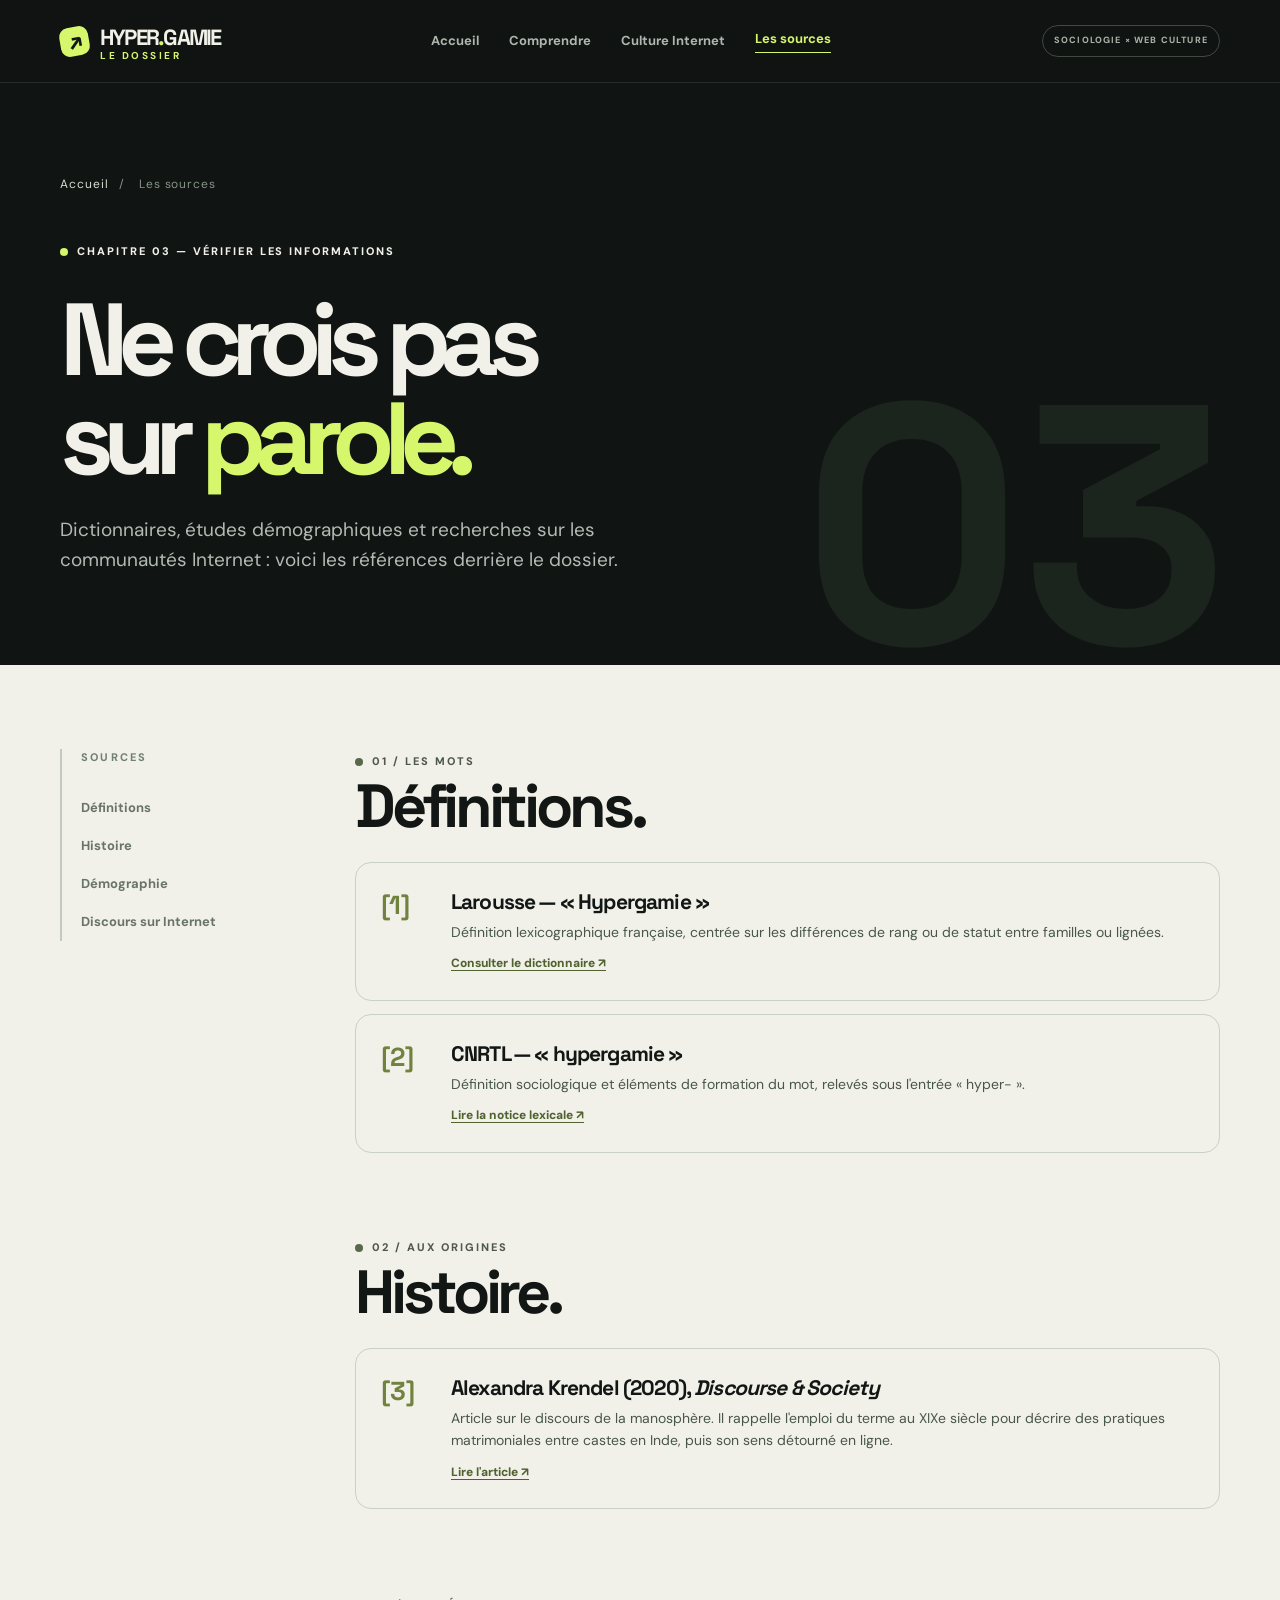
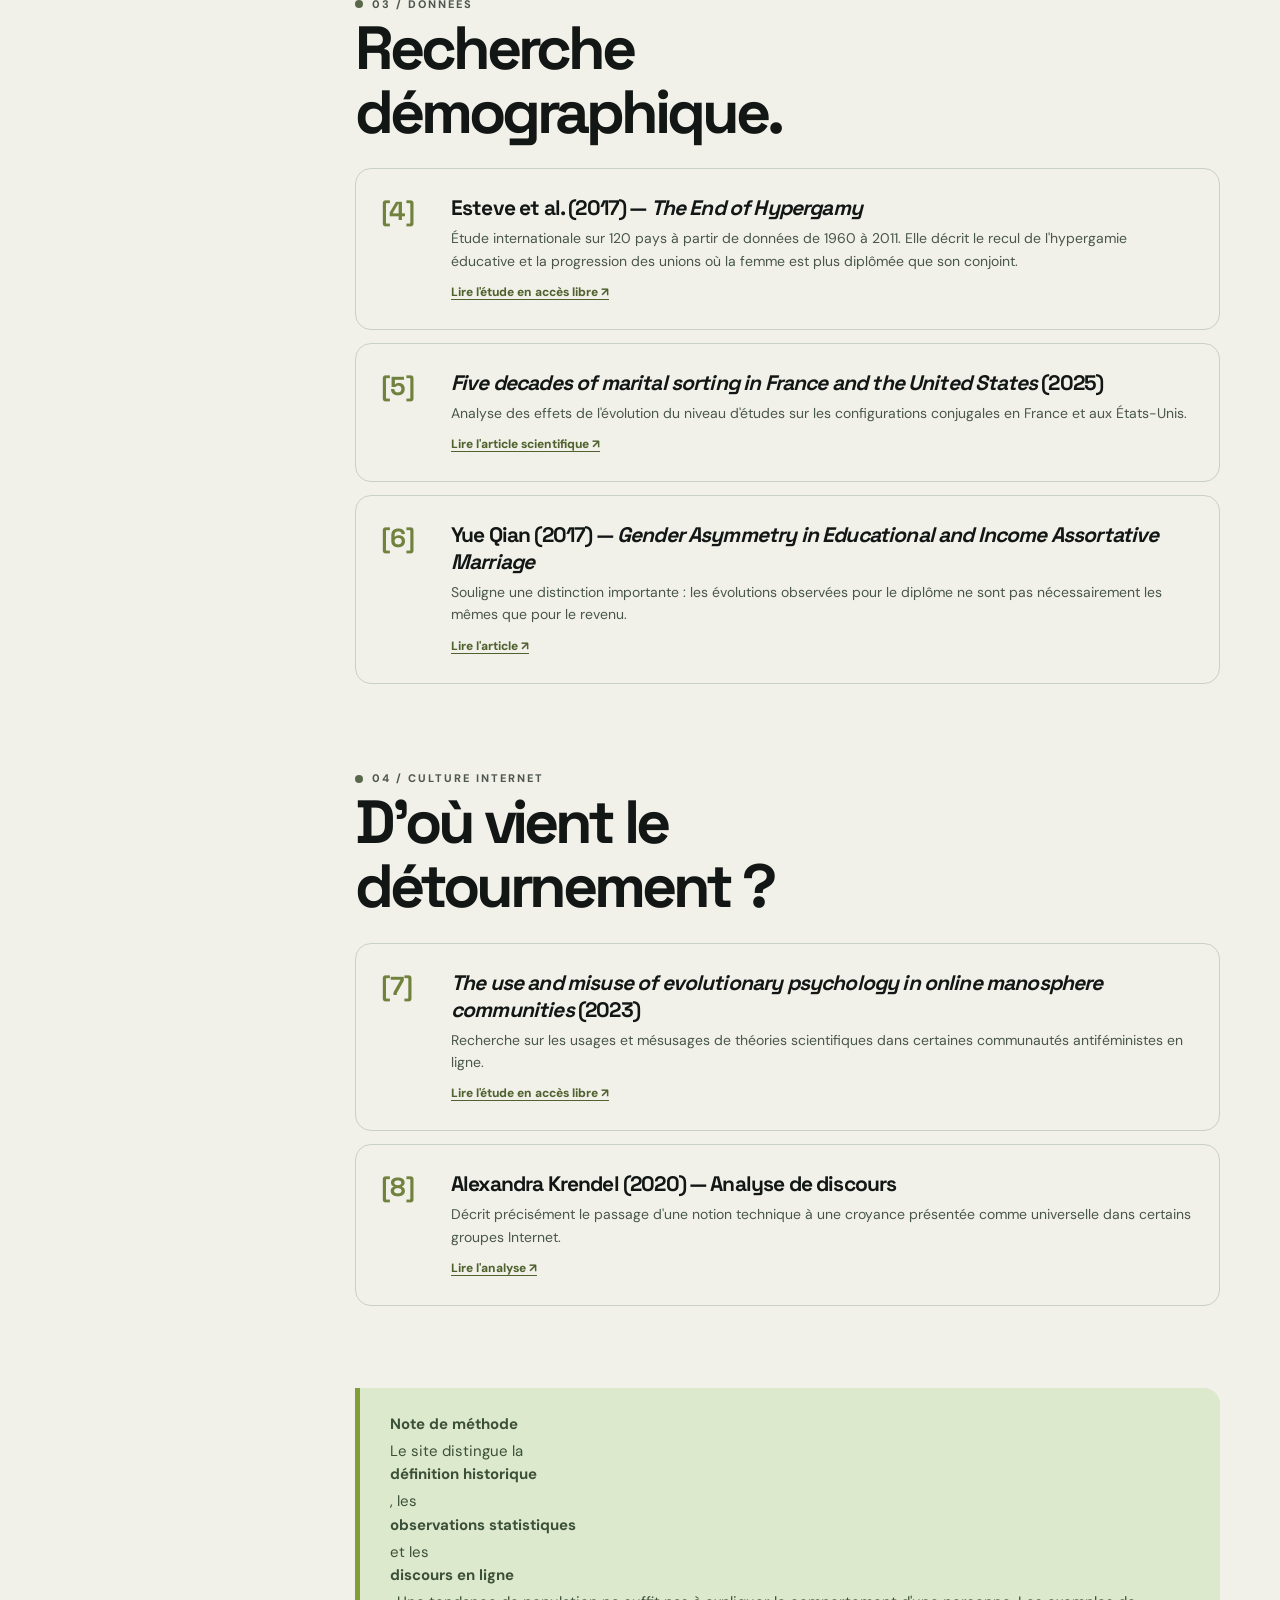
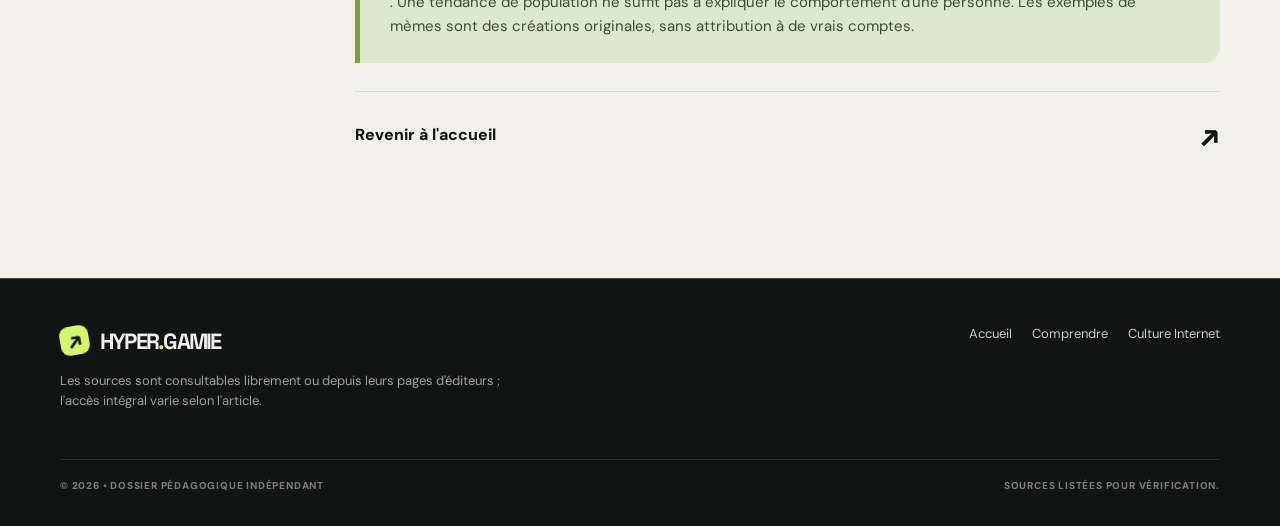
<file: sources.html>
<!doctype html><html lang="fr"><head><meta charset="utf-8"><meta name="viewport" content="width=device-width,initial-scale=1"><meta name="theme-color" content="#101413"><meta name="description" content="Sources vérifiables pour le dossier sur l'hypergamie : dictionnaires, démographie et études sur les discours en ligne."><title>Sources — Hypergamie</title><link rel="stylesheet" href="styles.css"><script defer src="script.js"></script></head><body><div class="progress" aria-hidden="true"></div><header class="site-header"><div class="container header-inner"><a class="brand" href="index.html" aria-label="Hypergamie, accueil"><span class="brand-icon">↗</span><span>HYPER<span style="color:var(--lime)">.</span>GAMIE<small>LE DOSSIER</small></span></a><nav class="nav" aria-label="Navigation principale"><a href="index.html">Accueil</a><a href="comprendre.html">Comprendre</a><a href="culture-web.html">Culture Internet</a><a href="sources.html" class="active" aria-current="page">Les sources</a></nav><span class="header-meta">SOCIOLOGIE × WEB CULTURE</span><button class="mobile-toggle" type="button" aria-expanded="false" aria-label="Ouvrir le menu">Menu ☰</button></div></header><main><div class="page-hero"><div class="container"><div class="breadcrumb"><a href="index.html">Accueil</a><span>/</span> Les sources</div><div class="tag">Chapitre 03 — Vérifier les informations</div><h1>Ne crois pas<br>sur <em>parole.</em></h1><p>Dictionnaires, études démographiques et recherches sur les communautés Internet : voici les références derrière le dossier.</p></div><div class="ghost-number" aria-hidden="true">03</div></div><div class="paper-body"><div class="container reading-layout"><aside class="sidebar" aria-label="Sommaire de la page"><div class="sidebar-inner"><div class="sidebar-title">SOURCES</div><a href="#dicos">Définitions</a><a href="#histoire">Histoire</a><a href="#recherches">Démographie</a><a href="#internet">Discours sur Internet</a></div></aside><div class="article"><section id="dicos"><div class="tag dark">01 / Les mots</div><h2>Définitions.</h2><div class="source-list"><div class="source-card" id="s1"><div class="sn">[1]</div><div><h3>Larousse — « Hypergamie »</h3><p>Définition lexicographique française, centrée sur les différences de rang ou de statut entre familles ou lignées.</p><a href="https://www.larousse.fr/dictionnaires/francais/hypergamie/41033" target="_blank" rel="noopener noreferrer">Consulter le dictionnaire ↗</a></div></div><div class="source-card" id="s2"><div class="sn">[2]</div><div><h3>CNRTL — « hypergamie »</h3><p>Définition sociologique et éléments de formation du mot, relevés sous l'entrée « hyper- ».</p><a href="https://www.cnrtl.fr/definition/hypergamie" target="_blank" rel="noopener noreferrer">Lire la notice lexicale ↗</a></div></div></div></section><section id="histoire"><div class="tag dark">02 / Aux origines</div><h2>Histoire.</h2><div class="source-list"><div class="source-card" id="s3"><div class="sn">[3]</div><div><h3>Alexandra Krendel (2020), <em>Discourse &amp; Society</em></h3><p>Article sur le discours de la manosphère. Il rappelle l'emploi du terme au XIXe siècle pour décrire des pratiques matrimoniales entre castes en Inde, puis son sens détourné en ligne.</p><a href="https://journals.sagepub.com/doi/full/10.1177/0957926520939690" target="_blank" rel="noopener noreferrer">Lire l'article ↗</a></div></div></div></section><section id="recherches"><div class="tag dark">03 / Données</div><h2>Recherche<br>démographique.</h2><div class="source-list"><div class="source-card" id="s4"><div class="sn">[4]</div><div><h3>Esteve et al. (2017) — <em>The End of Hypergamy</em></h3><p>Étude internationale sur 120 pays à partir de données de 1960 à 2011. Elle décrit le recul de l'hypergamie éducative et la progression des unions où la femme est plus diplômée que son conjoint.</p><a href="https://pmc.ncbi.nlm.nih.gov/articles/PMC5421994/" target="_blank" rel="noopener noreferrer">Lire l'étude en accès libre ↗</a></div></div><div class="source-card" id="s5"><div class="sn">[5]</div><div><h3><em>Five decades of marital sorting in France and the United States</em> (2025)</h3><p>Analyse des effets de l'évolution du niveau d'études sur les configurations conjugales en France et aux États-Unis.</p><a href="https://doi.org/10.1016/j.rssm.2025.101044" target="_blank" rel="noopener noreferrer">Lire l'article scientifique ↗</a></div></div><div class="source-card" id="s6"><div class="sn">[6]</div><div><h3>Yue Qian (2017) — <em>Gender Asymmetry in Educational and Income Assortative Marriage</em></h3><p>Souligne une distinction importante : les évolutions observées pour le diplôme ne sont pas nécessairement les mêmes que pour le revenu.</p><a href="https://onlinelibrary.wiley.com/doi/full/10.1111/jomf.12372" target="_blank" rel="noopener noreferrer">Lire l'article ↗</a></div></div></div></section><section id="internet"><div class="tag dark">04 / Culture Internet</div><h2>D'où vient le<br>détournement ?</h2><div class="source-list"><div class="source-card" id="s7"><div class="sn">[7]</div><div><h3><em>The use and misuse of evolutionary psychology in online manosphere communities</em> (2023)</h3><p>Recherche sur les usages et mésusages de théories scientifiques dans certaines communautés antiféministes en ligne.</p><a href="https://pmc.ncbi.nlm.nih.gov/articles/PMC10600567/" target="_blank" rel="noopener noreferrer">Lire l'étude en accès libre ↗</a></div></div><div class="source-card" id="s8"><div class="sn">[8]</div><div><h3>Alexandra Krendel (2020) — Analyse de discours</h3><p>Décrit précisément le passage d'une notion technique à une croyance présentée comme universelle dans certains groupes Internet.</p><a href="https://journals.sagepub.com/doi/full/10.1177/0957926520939690" target="_blank" rel="noopener noreferrer">Lire l'analyse ↗</a></div></div></div></section><div class="aside-note"><strong>Note de méthode</strong>Le site distingue la <strong>définition historique</strong>, les <strong>observations statistiques</strong> et les <strong>discours en ligne</strong>. Une tendance de population ne suffit pas à expliquer le comportement d'une personne. Les exemples de mèmes sont des créations originales, sans attribution à de vrais comptes.</div><a class="next-link" href="index.html"><span>Revenir à l'accueil</span><span>↗</span></a></div></div></div></main><footer class="footer"><div class="container"><div class="footer-top"><div><a class="brand" href="index.html"><span class="brand-icon">↗</span><span>HYPER<span style="color:var(--lime)">.</span>GAMIE</span></a><p>Les sources sont consultables librement ou depuis leurs pages d'éditeurs ; l'accès intégral varie selon l'article.</p></div><div class="footer-links"><a href="index.html">Accueil</a><a href="comprendre.html">Comprendre</a><a href="culture-web.html">Culture Internet</a></div></div><div class="footer-bottom"><span>© 2026 • Dossier pédagogique indépendant</span><span>Sources listées pour vérification.</span></div></div></footer></body></html>
</file>
<file: styles.css>
@import url('https://fonts.googleapis.com/css2?family=DM+Sans:wght@400;500;600;700;800&family=Space+Grotesk:wght@400;500;600;700&display=swap');
:root{--ink:#121716;--dark:#101413;--dark2:#1a201f;--paper:#f2f1e9;--paper2:#e6e7dc;--lime:#d6f76c;--violet:#aa9cff;--muted:#a3a9a2;--line:#343b36;--radius:24px;--w:1160px}*{box-sizing:border-box}html{scroll-behavior:smooth}body{margin:0;background:var(--dark);color:var(--paper);font-family:'DM Sans',Arial,sans-serif;line-height:1.55;-webkit-font-smoothing:antialiased}a{color:inherit;text-decoration:none}button{font:inherit;cursor:pointer}img,svg{max-width:100%}::selection{background:var(--lime);color:var(--ink)}:focus-visible{outline:3px solid var(--lime);outline-offset:4px}.container{width:min(var(--w),calc(100% - 64px));margin:auto}.progress{height:3px;width:0;position:fixed;z-index:200;left:0;top:0;background:var(--lime);transition:width .08s}.site-header{position:sticky;top:0;z-index:100;background:rgba(16,20,19,.94);backdrop-filter:blur(20px);border-bottom:1px solid rgba(255,255,255,.1)}.header-inner{height:82px;display:flex;align-items:center;justify-content:space-between;gap:25px}.brand{font-family:'Space Grotesk',Arial,sans-serif;font-weight:700;font-size:22px;letter-spacing:-.08em;display:inline-flex;align-items:center;gap:11px;white-space:nowrap}.brand-icon{display:grid;place-items:center;width:29px;height:29px;background:var(--lime);color:var(--ink);border-radius:9px;font-size:23px;line-height:1;transform:rotate(-10deg)}.brand small{display:block;font:700 10px 'DM Sans',sans-serif;letter-spacing:.25em;color:var(--lime);margin-top:-5px}.nav{display:flex;gap:30px;align-items:center}.nav a{font-size:13px;color:#afb6ad;font-weight:700;transition:color .2s}.nav a:hover,.nav a.active{color:var(--lime)}.nav a.active:after{content:'';display:block;width:100%;margin-top:3px;height:1px;background:var(--lime)}.header-meta{border:1px solid #424940;border-radius:999px;padding:8px 11px;letter-spacing:.13em;font-size:9px;font-weight:800;color:#aab1a8;white-space:nowrap}.mobile-toggle{display:none;border:1px solid var(--line);background:transparent;color:var(--paper);padding:8px 11px;border-radius:12px}.tag{font-size:11px;letter-spacing:.18em;text-transform:uppercase;font-weight:800;display:inline-flex;align-items:center;gap:9px}.tag:before{content:'';width:8px;height:8px;display:inline-block;background:var(--lime);border-radius:50%}.tag.dark{color:#4e5750}.tag.dark:before{background:#58684b}.hero{padding:100px 0 100px;position:relative;overflow:hidden}.hero-grid{display:grid;grid-template-columns:minmax(0,1.25fr) minmax(315px,.75fr);align-items:center;gap:20px}.hero h1,.page-hero h1{font-family:'Space Grotesk',sans-serif;font-size:clamp(76px,11vw,158px);line-height:.83;letter-spacing:-.105em;margin:28px 0 30px;font-weight:700}.hero h1 .accent{color:var(--lime)}.hero-summary{max-width:485px;font-size:19px;line-height:1.57;color:#b7bfb7}.hero-kicker{display:flex;gap:10px;align-items:center;color:var(--muted)}.hero-kicker .dot{width:25px;height:1px;background:#59655c}.button-row{display:flex;flex-wrap:wrap;gap:12px;margin-top:36px}.btn{border-radius:12px;display:inline-flex;align-items:center;justify-content:center;gap:30px;font-size:13px;font-weight:800;padding:17px 22px;transition:transform .2s,background .2s}.btn:hover{transform:translateY(-3px)}.btn-primary{background:var(--lime);color:var(--ink)}.btn-outline{border:1px solid #5d665d;color:var(--paper)}.btn-ink{background:var(--ink);color:var(--paper)}.hero-figure{min-height:450px;position:relative;display:grid;place-items:center;isolation:isolate}.orbit{position:absolute;width:385px;height:385px;border:1px solid #3b453c;border-radius:50%;transform:rotate(-18deg);background:repeating-radial-gradient(circle at center,transparent 0 48px,#283029 49px,#283029 50px,transparent 51px 82px)}.orbit:before,.orbit:after{content:'';position:absolute;inset:37px;border:1px dashed #4c5648;border-radius:50%}.orbit:after{inset:95px;border:1px solid #455044}.hero-center{width:250px;height:250px;transform:rotate(-14deg);border-radius:50%;display:grid;place-items:center;background:var(--lime);color:var(--ink);font-family:'Space Grotesk',sans-serif;font-weight:700;font-size:160px;letter-spacing:-.1em;box-shadow:25px 30px 0 #29332a;position:relative}.mini-label{position:absolute;font-size:11px;font-weight:800;letter-spacing:.1em;padding:14px 17px;border-radius:10px;border:1px solid #5d685b;background:#222b24;color:var(--paper);box-shadow:0 16px 40px #0006}.mini-label.one{left:-30px;top:30px;transform:rotate(-9deg)}.mini-label.two{right:-2px;bottom:34px;background:var(--violet);border:none;color:var(--ink);transform:rotate(8deg)}.hero-index{font-size:10px;font-weight:800;letter-spacing:.14em;color:#808d81;position:absolute;left:0;bottom:5px}.strip{border-block:1px solid #404a3d;background:var(--lime);color:var(--ink);overflow:hidden}.strip-inner{display:flex;gap:40px;align-items:center;justify-content:space-between;max-width:var(--w);margin:auto;padding:15px 20px;font-family:'Space Grotesk';font-size:12px;font-weight:800;letter-spacing:.13em;text-transform:uppercase}.strip b{font-size:19px}.section{padding:106px 0}.section-head{display:flex;justify-content:space-between;align-items:end;gap:20px;margin-bottom:40px}.section-head h2,.big-title{font-family:'Space Grotesk',sans-serif;line-height:1;letter-spacing:-.067em;font-size:clamp(42px,6vw,78px);margin:20px 0 0}.section-head p{max-width:315px;color:#aeb6ae;font-size:15px;margin-bottom:5px}.chapter-number{font-size:13px;color:var(--lime);letter-spacing:.16em;font-weight:800}.intro-cards{display:grid;grid-template-columns:repeat(3,minmax(0,1fr));gap:16px}.intro-card{background:var(--dark2);border:1px solid #37403a;border-radius:20px;min-height:310px;padding:27px;display:flex;flex-direction:column;justify-content:space-between;transition:transform .2s,border-color .2s}.intro-card:hover{transform:translateY(-4px);border-color:var(--lime)}.intro-card .icon-bubble{width:52px;height:52px;display:grid;place-items:center;border-radius:15px;background:#344033;font-family:'Space Grotesk';font-size:29px;color:var(--lime)}.intro-card:nth-child(2) .icon-bubble{background:#3a3456;color:#b8adff}.intro-card:nth-child(3) .icon-bubble{background:#454035;color:#f9d9a3}.intro-card h3{font-family:'Space Grotesk';font-size:28px;letter-spacing:-.055em;margin:20px 0 8px}.intro-card p{font-size:14px;color:#aab3a9;line-height:1.6;max-width:270px;margin:0}.intro-card .card-foot{border-top:1px solid #3a453b;padding-top:19px;margin-top:24px;color:var(--lime);font-size:12px;font-weight:800;display:flex;justify-content:space-between}.light-section{background:var(--paper);color:var(--ink)}.light-section .section-head p,.light-section .muted{color:#647067}.eyebrow-dark{color:#5c6b5c}.explain-grid{display:grid;grid-template-columns:1fr 1fr;gap:35px;align-items:stretch}.definition-panel{background:var(--ink);color:var(--paper);border-radius:25px;padding:36px;min-height:360px;display:flex;flex-direction:column;justify-content:space-between}.definition-panel .oversize{font-family:'Space Grotesk';font-size:clamp(35px,4.3vw,64px);font-weight:700;letter-spacing:-.07em;line-height:1.05}.definition-panel em{font-style:normal;color:var(--lime)}.definition-panel .micro{font-size:12px;color:#b4bdb4}.plain-panel{padding:20px 10px 20px 24px;display:flex;flex-direction:column;justify-content:center}.plain-panel h3{font-family:'Space Grotesk';font-size:30px;letter-spacing:-.055em;margin:0 0 12px}.plain-panel p{font-size:17px;color:#515a52;line-height:1.76}.link-text{font-weight:800;text-decoration:underline;text-underline-offset:5px}.link-text:hover{color:#708500}.quote-band{margin:50px 0 0;border-top:1px solid #bdc3b7;padding:25px 0;display:flex;align-items:center;gap:25px;font-size:14px}.quote-band strong{font-family:'Space Grotesk';font-size:30px;letter-spacing:-.06em}.quote-band span{color:#586057}.signal{background:#c5fa89;color:var(--ink);border-radius:26px;padding:55px;display:grid;grid-template-columns:1.5fr .5fr;gap:30px;align-items:center}.signal h2{font-size:clamp(35px,4.5vw,65px);line-height:1.06;letter-spacing:-.067em;font-family:'Space Grotesk';margin:16px 0}.signal p{max-width:670px;color:#3e4a35}.signal .gigantic{font:700 180px 'Space Grotesk';text-align:center;line-height:1;transform:rotate(-15deg)}.page-hero{padding:92px 0 70px;position:relative;overflow:hidden}.page-hero h1{font-size:clamp(58px,8vw,116px);max-width:1000px;line-height:.96;margin-bottom:27px}.page-hero h1 em{font-style:normal;color:var(--lime)}.page-hero p{font-size:19px;color:#b1bbb2;max-width:660px;line-height:1.6}.breadcrumb{color:#869488;font-size:12px;letter-spacing:.08em;margin-bottom:45px}.breadcrumb a{color:#d5dcd3}.breadcrumb span{padding:0 10px}.page-hero .ghost-number{position:absolute;right:4%;bottom:-77px;font:700 340px 'Space Grotesk';color:#1b241d;pointer-events:none;z-index:-1}.paper-body{background:var(--paper);color:var(--ink);padding:84px 0 100px}.reading-layout{display:grid;grid-template-columns:230px minmax(0,1fr);gap:65px}.sidebar{position:relative}.sidebar-inner{position:sticky;top:120px;border-left:2px solid #c2cabe;padding-left:19px}.sidebar-title{font-size:11px;letter-spacing:.2em;font-weight:800;color:#718077;margin-bottom:23px}.sidebar a{display:block;padding:9px 0;color:#697468;font-weight:700;font-size:13px}.sidebar a:hover{color:#1c3123}.article h2{font:700 clamp(39px,5vw,61px)/1.05 'Space Grotesk';letter-spacing:-.067em;margin:0 0 24px}.article h3{font:700 26px 'Space Grotesk';letter-spacing:-.04em;margin:18px 0 10px}.article p{color:#48564c;font-size:16px;line-height:1.83}.article section{scroll-margin-top:125px;margin-bottom:82px}.article .lede{font-size:22px;color:#222b25;line-height:1.65;font-weight:500}.article a.reference{color:#596e30;text-decoration:underline;text-underline-offset:3px;font-size:12px;font-weight:800}.aside-note{margin:28px 0;padding:25px 30px;background:#dde9cc;border-left:5px solid #809d38;border-radius:0 16px 16px 0;font-size:15px;color:#3b5038}.aside-note strong{display:block;font-size:15px;margin-bottom:4px}.terminology{display:grid;grid-template-columns:repeat(3,1fr);gap:12px;margin:27px 0}.term{border:1px solid #d4d9cc;padding:24px;border-radius:16px;background:#fffef9}.term .arrow{font:700 32px 'Space Grotesk';color:#657c35}.term h3{font-size:20px;margin:12px 0 6px}.term p{font-size:13px;line-height:1.55;margin:0}.timeline{padding:14px 0 0}.time-row{display:grid;grid-template-columns:140px 1fr;gap:20px;border-top:1px solid #cdd1c7;padding:21px 0}.time-row .time{font:700 25px 'Space Grotesk';letter-spacing:-.05em}.time-row h3{margin:0 0 5px;font-size:19px}.time-row p{margin:0;font-size:14px}.statblock{background:#1b2420;color:#f4f6ef;border-radius:19px;padding:30px 34px;display:grid;grid-template-columns:180px 1fr;gap:24px;align-items:center;margin:28px 0}.statblock .number{font:700 76px/1 'Space Grotesk';letter-spacing:-.09em;color:var(--lime)}.statblock p{font-size:14px;color:#c3cfc2;margin:0}.statblock span{font-weight:800;font-size:15px}.compare{display:grid;grid-template-columns:1fr 1fr;gap:15px}.compare>div{padding:28px;border-radius:18px;background:#e0e7d6}.compare>div:last-child{background:#ddd7f7}.compare .small-heading{font-weight:800;font-size:12px;letter-spacing:.13em;text-transform:uppercase;color:#566d4b}.compare>div:last-child .small-heading{color:#5b4e94}.compare h3{font-size:24px}.compare p{margin-bottom:0;font-size:14px}.source-anchor{font-size:12px;color:#75814e;font-weight:800;text-decoration:underline}.feed-grid{display:grid;grid-template-columns:1fr 1fr;gap:16px;margin-top:32px}.meme-card{background:var(--ink);color:var(--paper);border-radius:20px;padding:24px;min-height:305px;display:flex;flex-direction:column;justify-content:space-between;position:relative;overflow:hidden}.meme-card:nth-child(2){background:#c3b7ff;color:#191725}.meme-card .overline{font-size:10px;font-weight:800;letter-spacing:.19em;text-transform:uppercase;opacity:.65}.meme-card blockquote{font:700 clamp(24px,3vw,40px)/1.12 'Space Grotesk';letter-spacing:-.055em;margin:40px 0}.meme-card .meme-footer{font-size:12px;opacity:.65}.meme-card .meme-arrow{position:absolute;right:20px;top:13px;font-size:65px;opacity:.13}.microcaps{font-size:12px;color:#718073}.steps{display:grid;gap:10px;margin-top:25px}.step{display:grid;grid-template-columns:52px 1fr;gap:18px;align-items:start;padding:20px 0;border-top:1px solid #c9d1c4}.step-n{color:#71883f;font:700 30px 'Space Grotesk'}.step h3{font-size:21px;margin:0}.step p{margin:3px 0;font-size:14px}.myth-list{display:grid;gap:11px;margin-top:25px}.myth-list details{border:1px solid #cad4c6;border-radius:16px;background:#fffcf6;overflow:hidden}.myth-list summary{list-style:none;display:flex;justify-content:space-between;align-items:center;padding:22px 25px;gap:15px;font-weight:800;cursor:pointer}.myth-list summary::-webkit-details-marker{display:none}.myth-list summary:after{content:'+';font:700 25px 'Space Grotesk'}.myth-list details[open] summary:after{content:'−'}.myth-list details p{padding:0 25px 23px;margin:0;font-size:15px}.myth-list .status{display:inline-block;background:#e1eecf;color:#46602e;border-radius:999px;font-size:10px;font-weight:800;padding:5px 10px;margin-right:9px;letter-spacing:.04em}.quiz{border-radius:21px;background:#212b26;color:var(--paper);padding:35px;margin:30px 0}.quiz h3{font-size:26px;color:var(--paper);margin-top:0}.quiz .q{font-size:18px;font-weight:800;color:var(--paper);line-height:1.55}.quiz .options{display:flex;gap:9px;flex-wrap:wrap;margin-top:22px}.quiz button{border:1px solid #67766b;background:#303c34;border-radius:9px;color:var(--paper);padding:12px 23px;font-weight:800}.quiz button:hover{background:#3e4e43}.quiz button:disabled{cursor:default;opacity:.75}.quiz .feedback{min-height:54px;color:#d7e2cf;margin-top:16px;font-size:14px}.quiz .quiz-next{background:var(--lime);border:none;color:var(--ink);display:none}.quiz .quiz-next.show{display:inline-block}.quiz .score{font-size:11px;letter-spacing:.13em;color:#a7b9a5;font-weight:800}.source-list{display:grid;gap:13px}.source-card{border:1px solid #c9d0c5;border-radius:16px;padding:25px;display:grid;grid-template-columns:55px 1fr;gap:15px;align-items:start;transition:background .2s}.source-card:hover{background:#e7ebdd}.source-card .sn{font:700 26px 'Space Grotesk';color:#71823f}.source-card h3{font-size:21px;letter-spacing:-.04em;margin:0}.source-card p{font-size:14px;line-height:1.6;margin:6px 0 7px}.source-card a{font-size:12px;font-weight:800;color:#4f622f;word-break:break-word;text-decoration:underline;text-underline-offset:3px}.footer{border-top:1px solid #3c473d;padding:45px 0 32px}.footer-top{display:flex;justify-content:space-between;align-items:start;gap:40px}.footer p{color:#99a59b;font-size:13px;max-width:440px}.footer-links{display:flex;gap:20px;flex-wrap:wrap;font-size:13px;color:#c5ccc1}.footer-links a:hover{color:var(--lime)}.footer-bottom{margin-top:35px;border-top:1px solid #28322b;padding-top:18px;display:flex;justify-content:space-between;color:#758175;font-size:10px;letter-spacing:.08em;text-transform:uppercase;font-weight:800}.next-link{display:flex;align-items:center;justify-content:space-between;border-top:1px solid #d4dbcd;padding:23px 0;gap:20px;font-weight:800}.next-link span:last-child{font:700 32px 'Space Grotesk'}.badge-not-real{font-size:10px;background:#f5e7c5;color:#65502b;border-radius:99px;padding:5px 10px;letter-spacing:.08em;font-weight:800;display:inline-block}.screen-note{font-size:12px;color:#52624f}.mobile-only{display:none}@media(max-width:950px){.header-meta{display:none}.hero-grid{grid-template-columns:1fr 300px}.hero-figure{transform:scale(.8)}.hero h1{font-size:105px}.reading-layout{grid-template-columns:180px minmax(0,1fr);gap:35px}.container{width:min(var(--w),calc(100% - 40px))}}@media(max-width:720px){.header-inner{height:68px}.brand{font-size:19px}.brand-icon{height:27px;width:27px}.mobile-toggle{display:block}.mobile-only{display:block}.nav{display:none;position:absolute;top:67px;left:0;right:0;padding:15px 20px 22px;background:#161d19;border-bottom:1px solid #465247;flex-direction:column;gap:0;align-items:stretch}.nav.open{display:flex}.nav a{padding:14px 12px;font-size:15px}.nav a.active:after{display:none}.hero{padding:65px 0 45px}.hero-grid{grid-template-columns:1fr}.hero h1{font-size:clamp(79px,17vw,120px);margin:27px 0}.hero-summary{font-size:16px}.hero-figure{min-height:290px;transform:scale(.72);margin:-48px 0 -45px}.hero-index{display:none}.strip-inner{font-size:10px;gap:12px;text-align:center}.strip-inner span:last-child{display:none}.section{padding:70px 0}.section-head{display:block}.section-head p{margin-top:20px}.intro-cards{grid-template-columns:1fr}.intro-card{min-height:230px}.explain-grid,.compare,.feed-grid{grid-template-columns:1fr}.definition-panel{min-height:290px}.plain-panel{padding:0}.signal{padding:34px;grid-template-columns:1fr}.signal .gigantic{display:none}.page-hero{padding:50px 0 42px}.page-hero h1{font-size:clamp(58px,11vw,85px)}.page-hero p{font-size:16px}.breadcrumb{margin-bottom:30px}.page-hero .ghost-number{font-size:220px}.paper-body{padding:60px 0}.reading-layout{display:block}.sidebar{display:none}.article section{margin-bottom:60px}.terminology{grid-template-columns:1fr}.term{padding:20px}.statblock{grid-template-columns:1fr;gap:8px}.time-row{grid-template-columns:90px 1fr;gap:13px}.time-row .time{font-size:21px}.quiz{padding:25px}.footer-top{display:block}.footer-links{margin-top:24px}.footer-bottom{display:block}.footer-bottom span{display:block;margin-bottom:10px}.quote-band{display:block}.quote-band span{display:block;margin-top:7px}}@media(prefers-reduced-motion:reduce){*,*:before,*:after{scroll-behavior:auto!important;transition:none!important;animation:none!important}}
</file>
